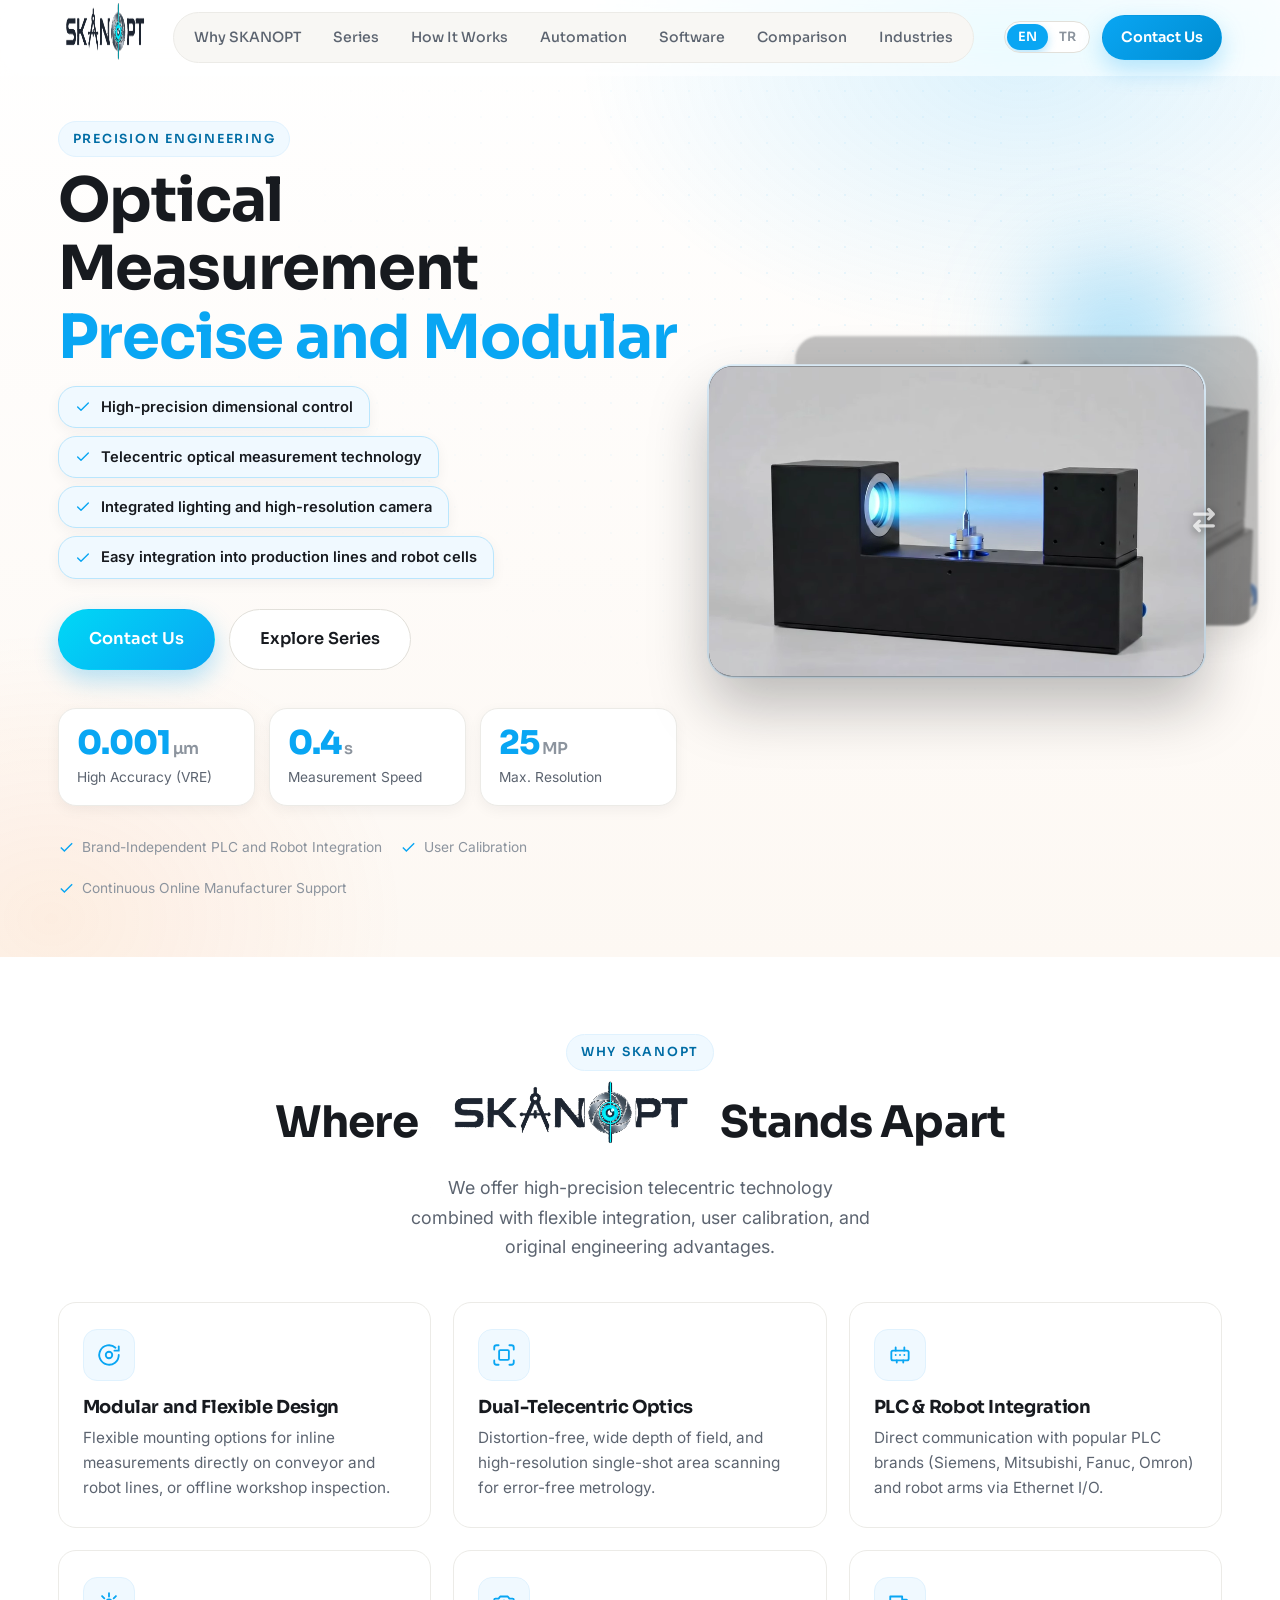
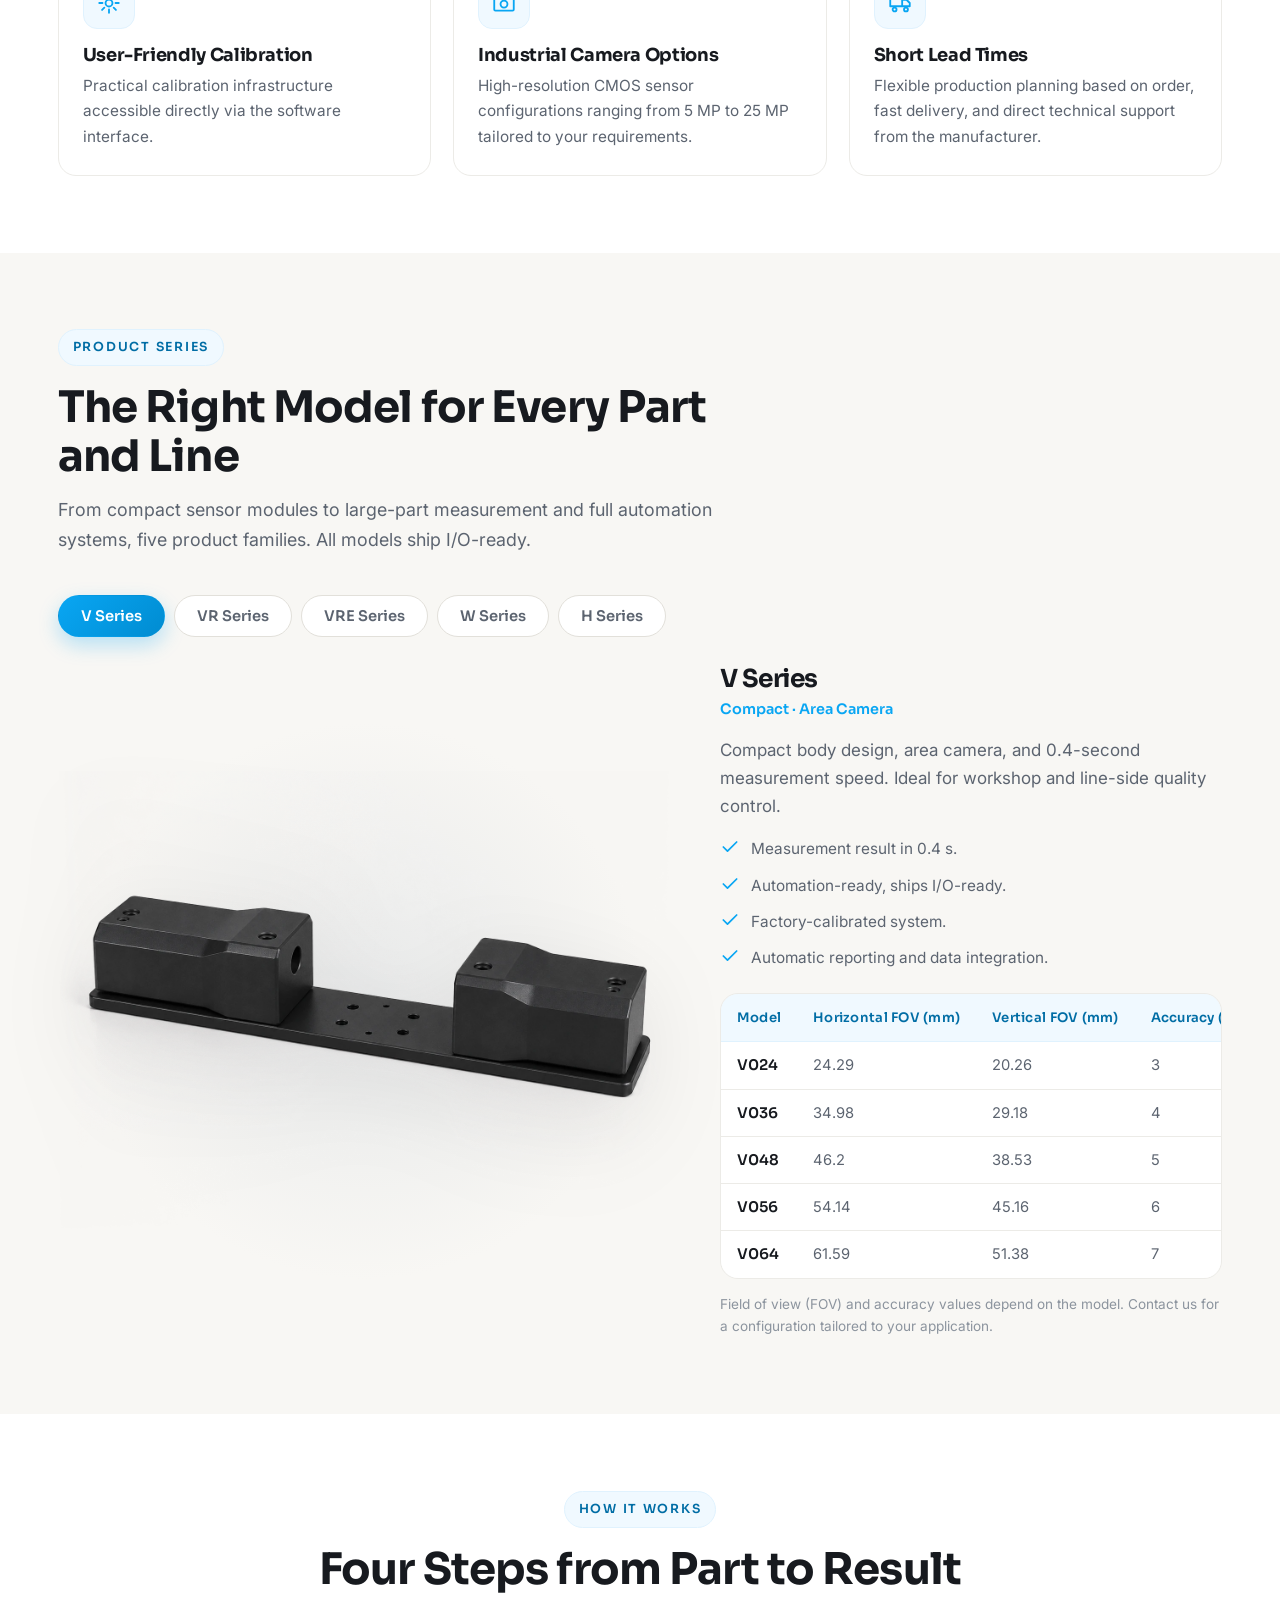
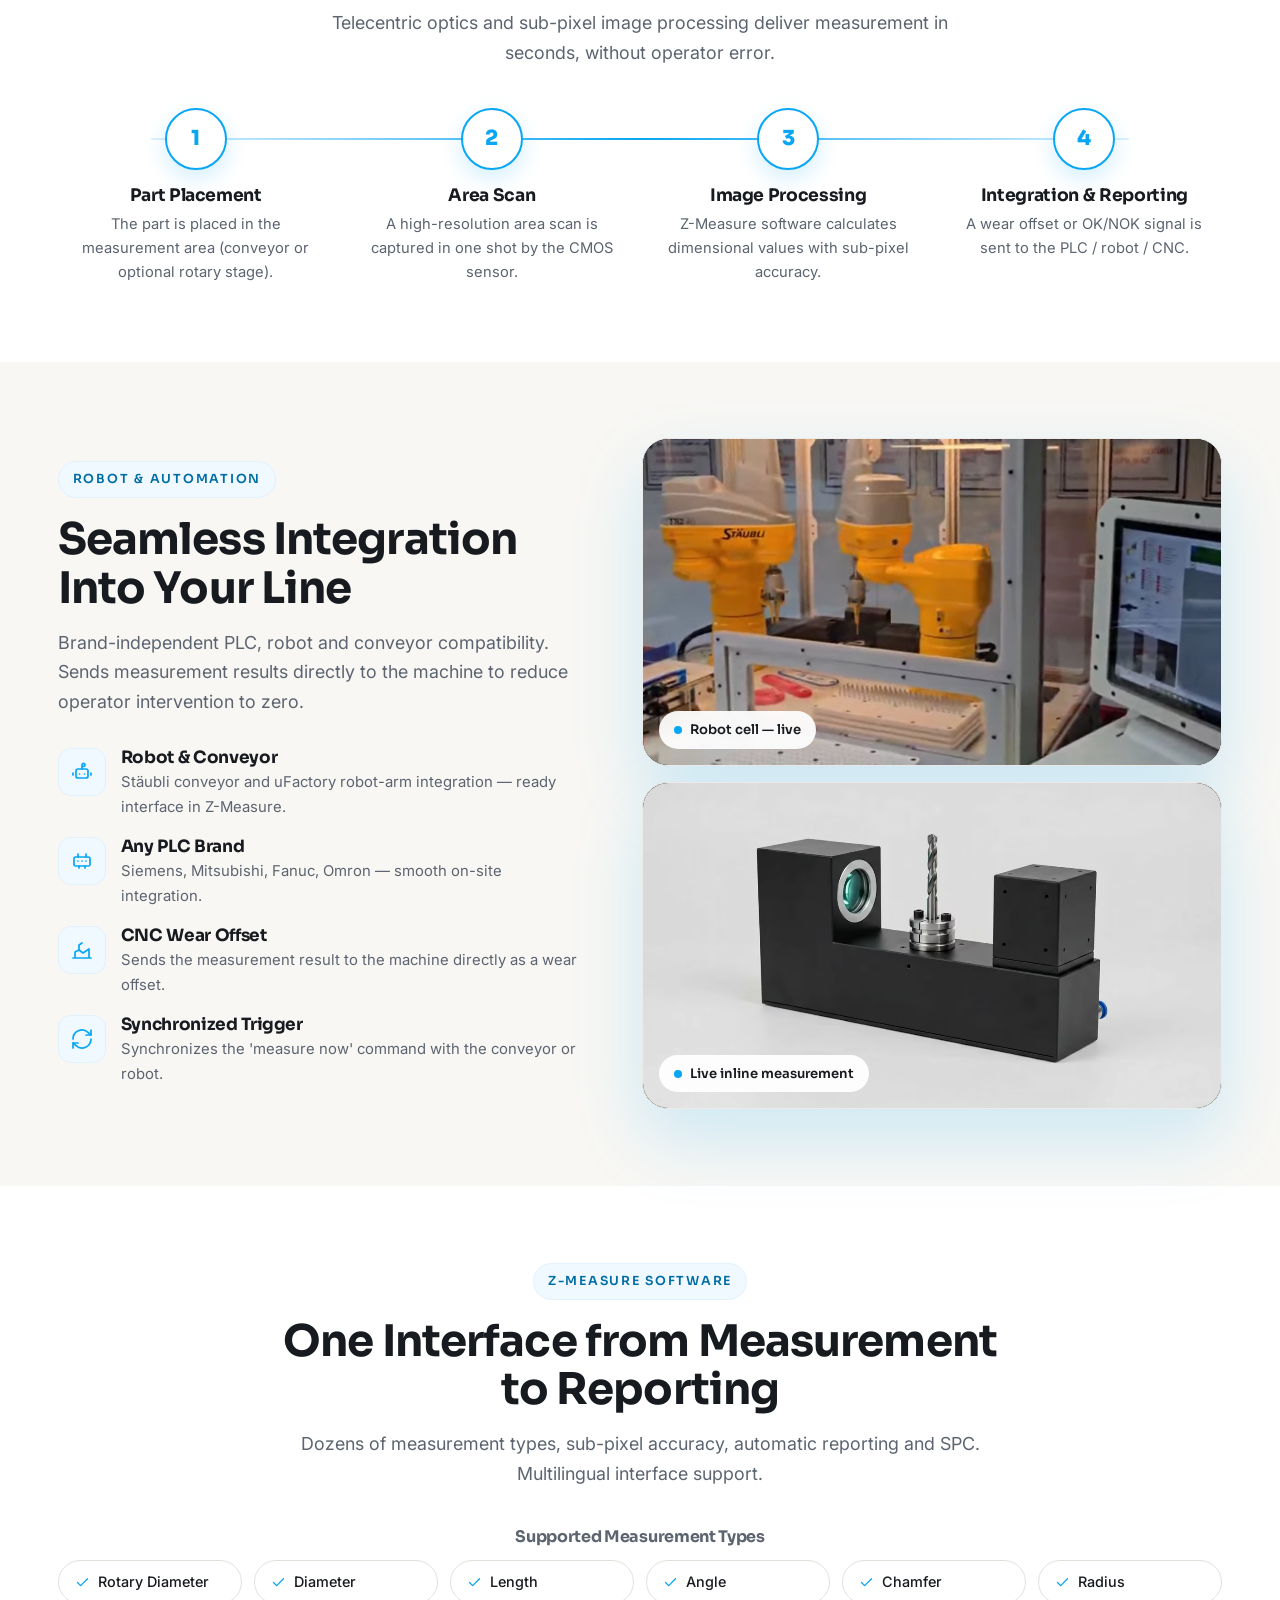
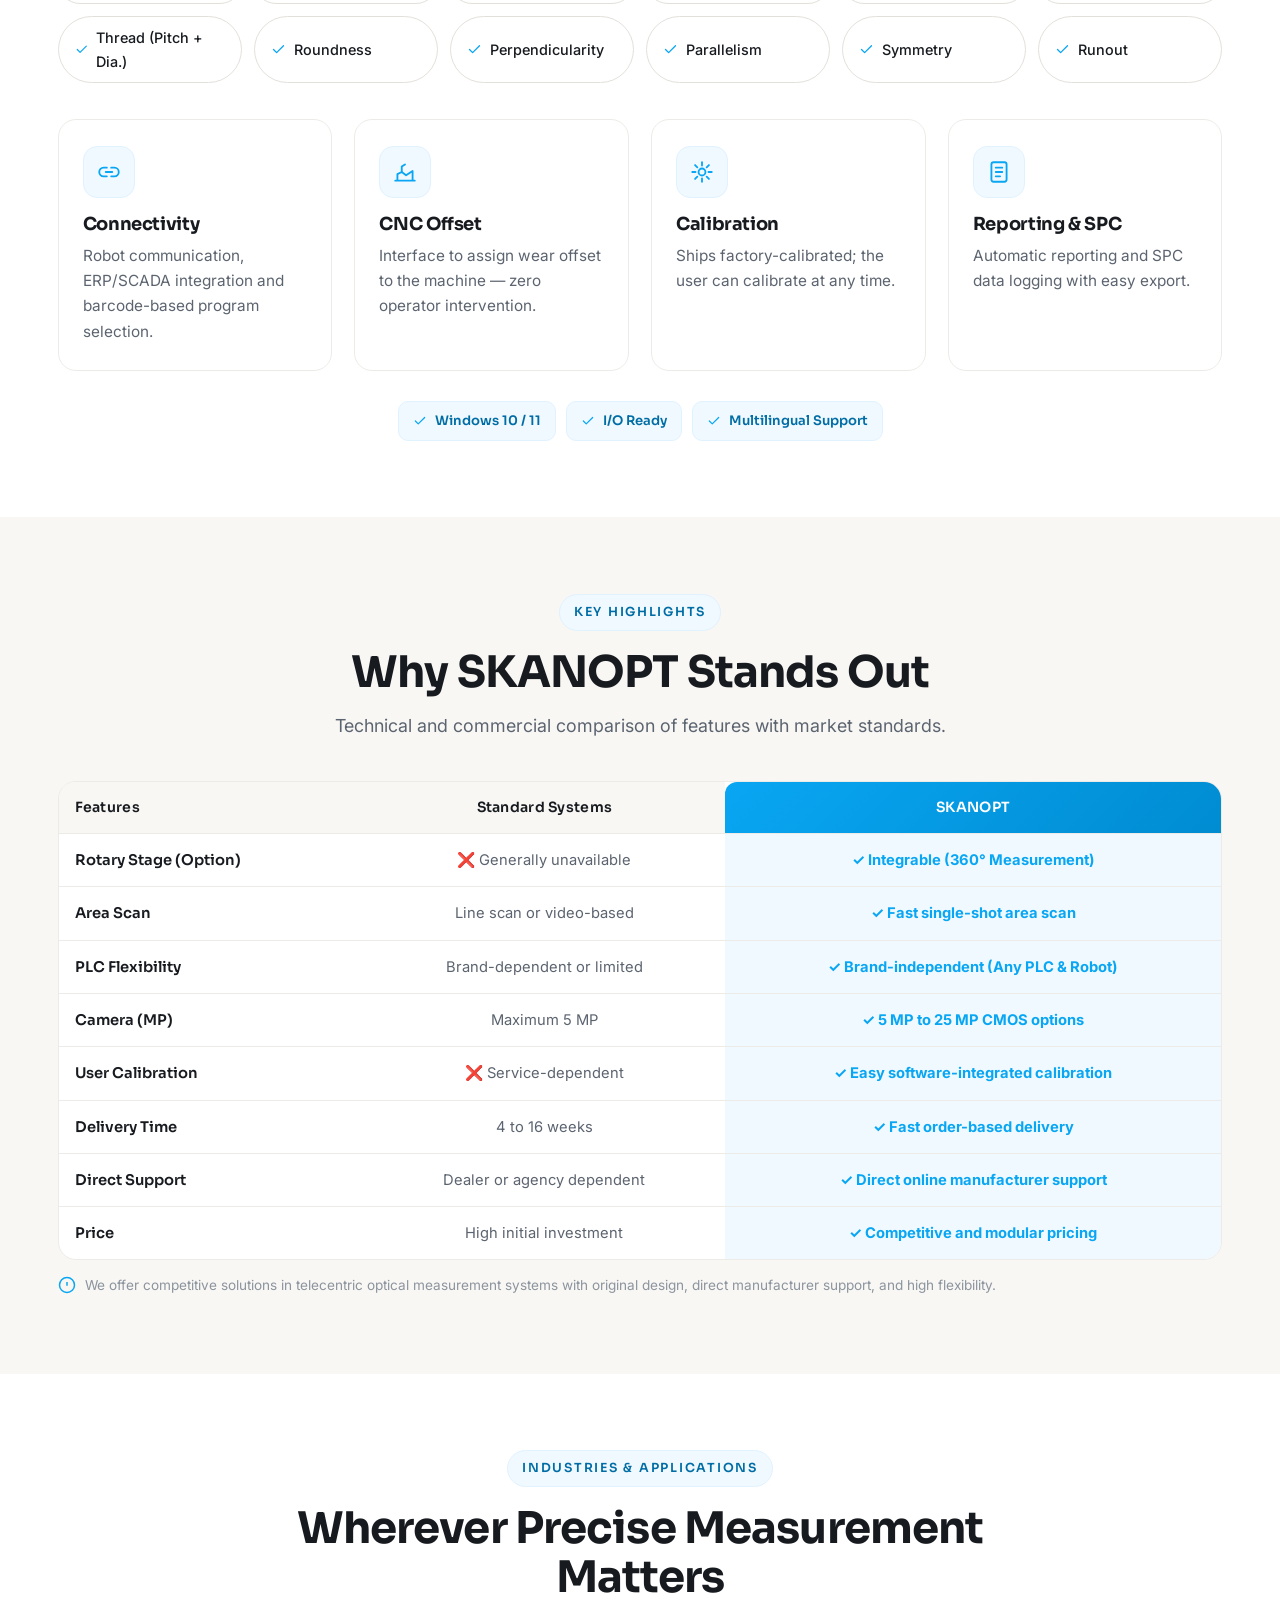
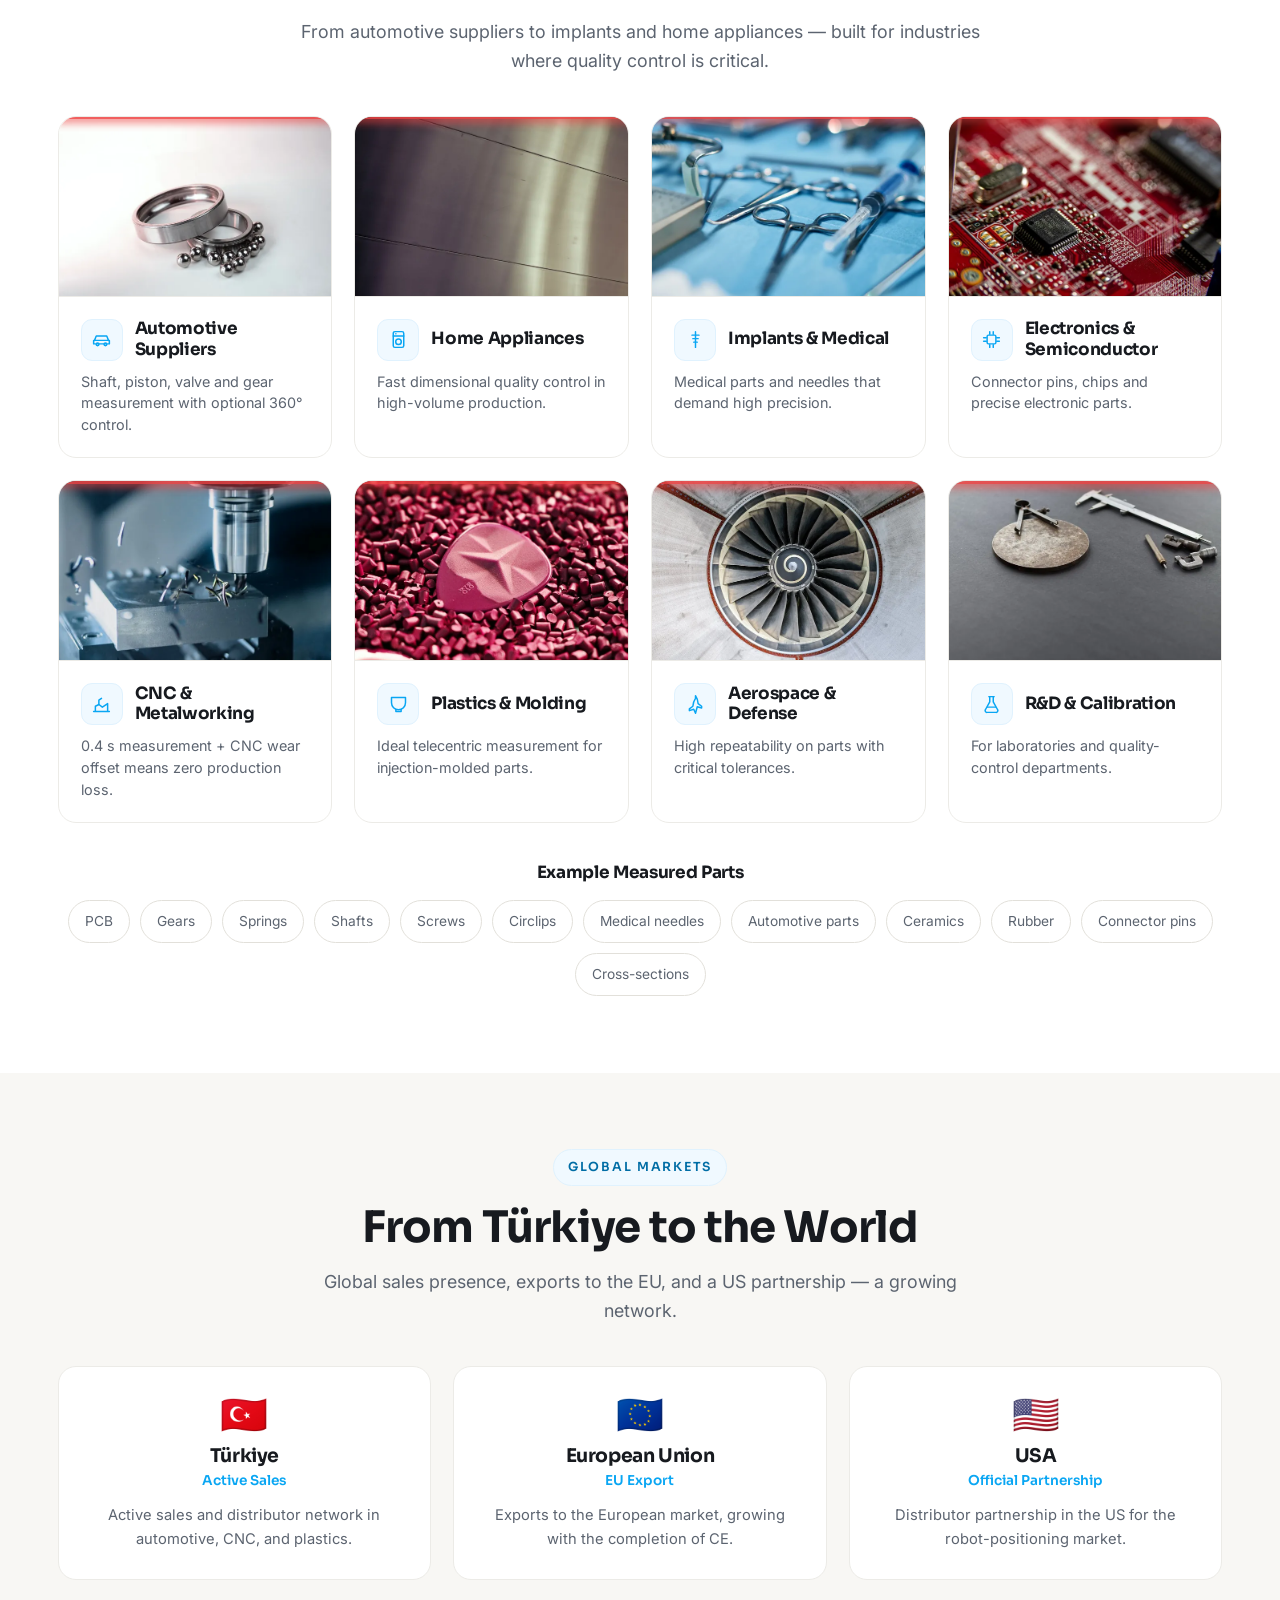
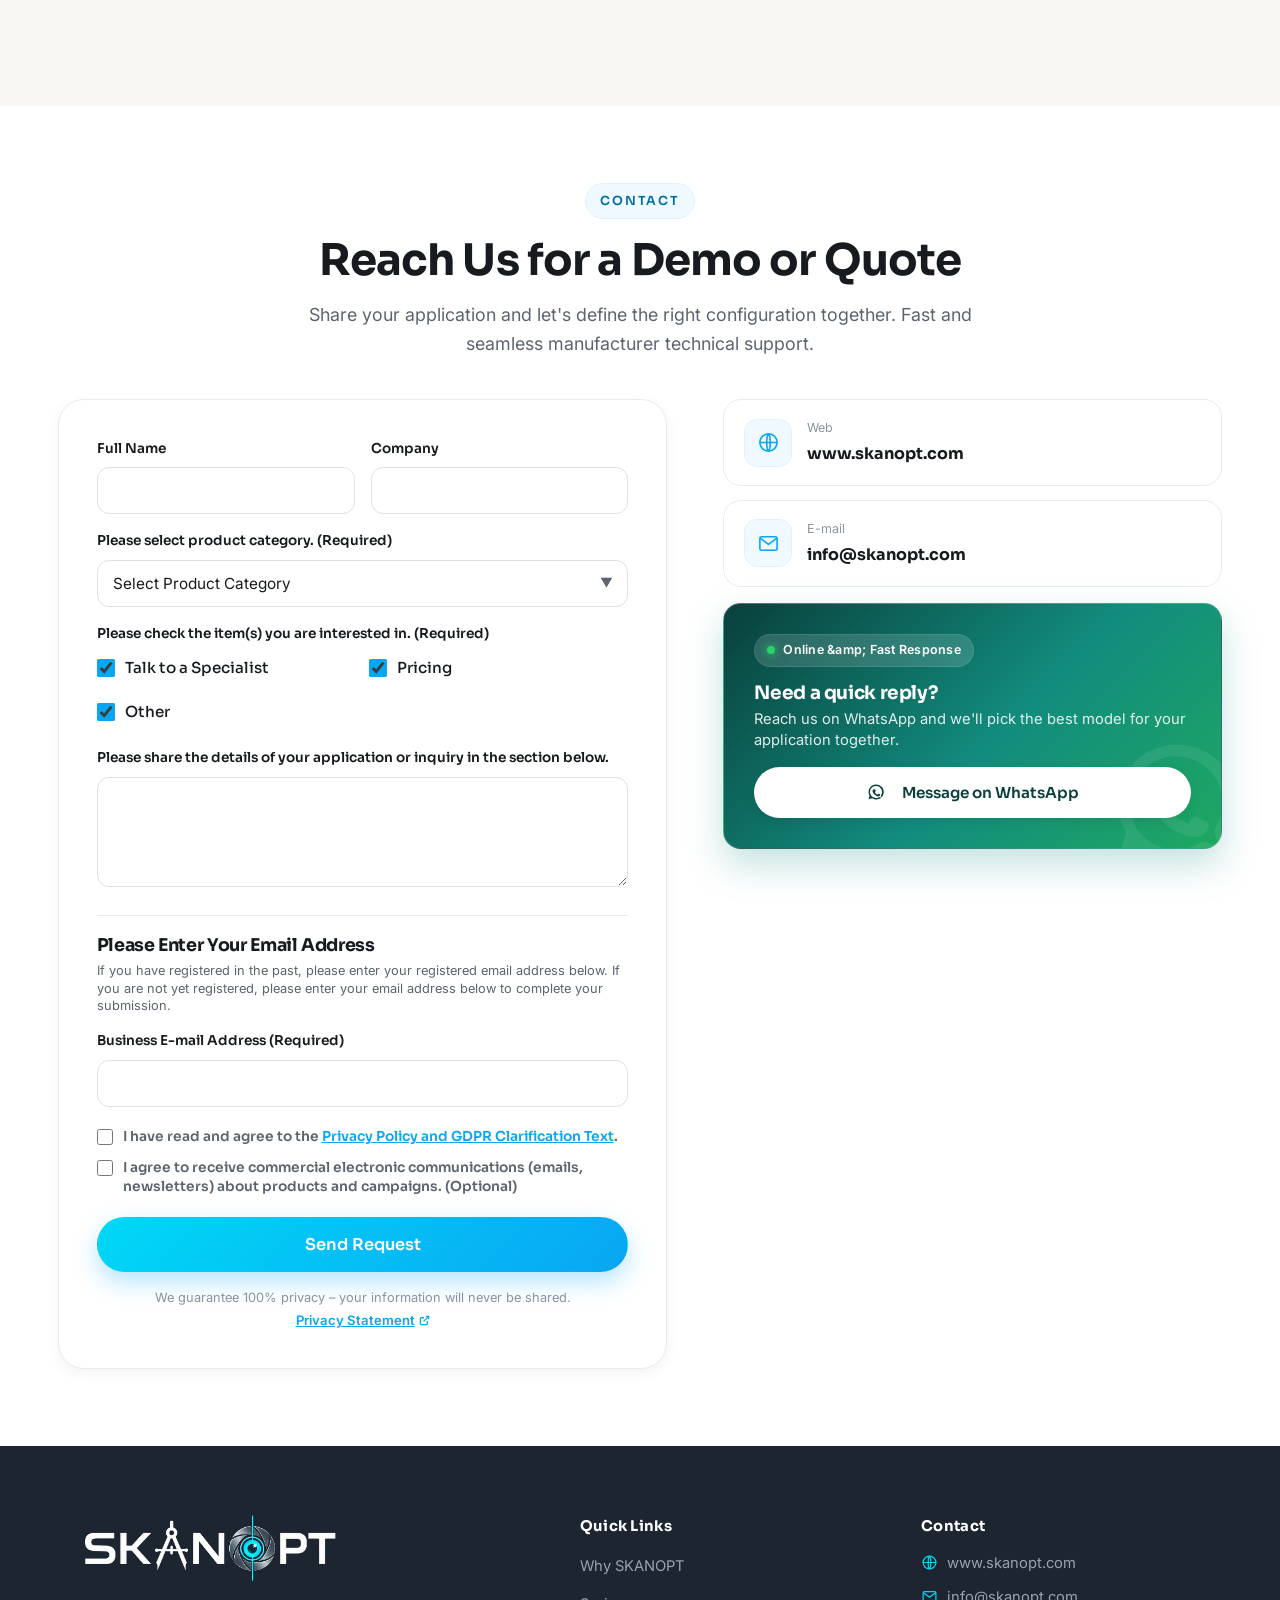
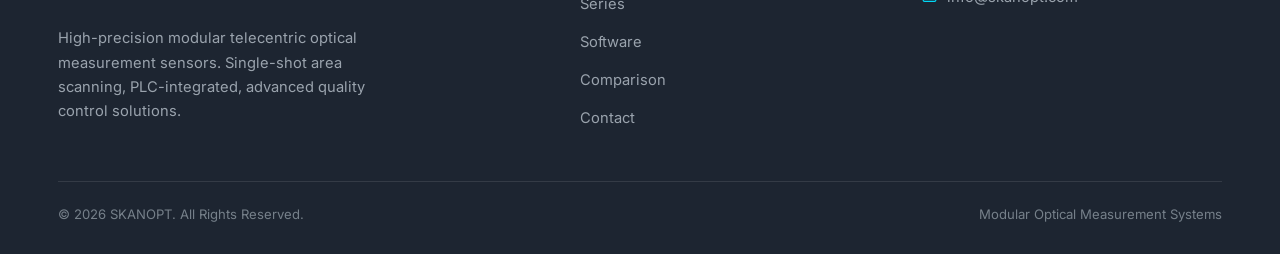
<file: index.html>
<!DOCTYPE html>
<html lang="en">
<head>
<meta charset="UTF-8">
<meta name="viewport" content="width=device-width, initial-scale=1">
<title data-i18n="meta.title">SKANOPT · Telecentric Optical Measurement Sensors | 2D & 3D Dimensional Inspection</title>
<meta name="description" data-i18n="meta.desc" content="SKANOPT modular telecentric 2D & 3D optical measurement sensors: high-resolution single-shot area scanning, brand-independent PLC and robot integration, user-defined calibration and short lead times.">
<meta name="theme-color" content="#f26a1b">
<meta name="robots" content="index,follow">

<!-- Open Graph / Twitter -->
<meta property="og:type" content="website">
<meta property="og:site_name" content="SKANOPT">
<meta property="og:title" content="SKANOPT · Telecentric Optical Measurement Sensors">
<meta property="og:description" content="Modular telecentric 2D & 3D optical measurement sensors for high-precision dimensional control.">
<meta property="og:image" content="assets/img/og-image.jpg">
<meta name="twitter:card" content="summary_large_image">
<link rel="canonical" href="https://www.skanopt.com/">
<link rel="alternate" hreflang="tr" href="https://www.skanopt.com/?lang=tr">
<link rel="alternate" hreflang="en" href="https://www.skanopt.com/">
<link rel="alternate" hreflang="x-default" href="https://www.skanopt.com/">

<!-- favicon -->
<link rel="icon" href="assets/img/favicon.svg" type="image/svg+xml">
<link rel="icon" href="assets/img/favicon-32.png" sizes="32x32" type="image/png">
<link rel="apple-touch-icon" href="assets/img/apple-touch-icon.png">

<!-- fonts -->
<link rel="preconnect" href="https://fonts.googleapis.com">
<link rel="preconnect" href="https://fonts.gstatic.com" crossorigin>
<link href="https://fonts.googleapis.com/css2?family=Inter:wght@400;500;600;700&family=Sora:wght@500;600;700;800&display=swap" rel="stylesheet">

<link rel="stylesheet" href="css/styles.css">

<!-- JSON-LD -->
<script type="application/ld+json">
{
  "@context":"https://schema.org",
  "@type":"Organization",
  "name":"SKANOPT",
  "description":"Precise and modular telecentric 2D & 3D optical dimensional measurement systems.",
  "url":"https://www.skanopt.com",
  "logo":"https://www.skanopt.com/assets/img/apple-touch-icon.png",
  "makesOffer":{"@type":"Product","name":"SKANOPT Optical Measurement System","category":"Optical Dimensional Measurement Device"}
}
</script>
</head>
<body>
<a href="#top" class="skip-link" data-i18n="a11y.skip">Skip to content</a>
<div class="scroll-progress" id="scrollProgress"></div>

<!-- ===================== HEADER ===================== -->
<header class="header" id="header">
  <div class="header__inner">
    <a href="#top" class="brand" aria-label="SKANOPT">
      <img src="assets/img/logo.png?v=3" alt="SKANOPT Logo" class="brand__img">
    </a>

    <nav class="nav" aria-label="Main menu">
      <a href="#neden" data-i18n="nav.why">Why SKANOPT</a>
      <a href="#seriler" data-i18n="nav.series">Series</a>
      <a href="#nasil" data-i18n="nav.how">How It Works</a>
      <a href="#otomasyon" data-i18n="nav.automation">Automation</a>
      <a href="#yazilim" data-i18n="nav.software">Software</a>
      <a href="#karsilastirma" data-i18n="nav.compare">Comparison</a>
      <a href="#sektorler" data-i18n="nav.sectors">Industries</a>
    </nav>

    <div class="header__actions">
      <div class="lang" role="group" aria-label="Language">
        <button data-lang="en" class="active">EN</button>
        <button data-lang="tr">TR</button>
      </div>
      <a href="#iletisim" class="btn btn-primary" data-i18n="cta.demo">Contact Us</a>
      <button class="burger" id="burger" aria-label="Menu" aria-expanded="false"><span></span></button>
    </div>
  </div>
</header>

<!-- mobil menü -->
<div class="mobile-nav" id="mobileNav">
  <div class="mobile-nav__lang">
    <div class="lang" role="group" aria-label="Language">
      <button data-lang="en" class="active">EN</button>
      <button data-lang="tr">TR</button>
    </div>
  </div>
  <a href="#neden" data-i18n="nav.why">Why SKANOPT</a>
  <a href="#seriler" data-i18n="nav.series">Series</a>
  <a href="#nasil" data-i18n="nav.how">How It Works</a>
  <a href="#otomasyon" data-i18n="nav.automation">Automation</a>
  <a href="#yazilim" data-i18n="nav.software">Software</a>
  <a href="#karsilastirma" data-i18n="nav.compare">Comparison</a>
  <a href="#sektorler" data-i18n="nav.sectors">Industries</a>
  <a href="#iletisim" data-i18n="nav.contact">Contact</a>
  <a href="#iletisim" class="btn btn-primary btn-block" data-i18n="cta.demo">Contact Us</a>
</div>

<main id="top">

<!-- ===================== HERO ===================== -->
<section class="hero">
  <div class="container hero__grid">
    <div class="hero__content">
      <span class="eyebrow" data-i18n="hero.badge">Precision Engineering</span>
      <h1 class="hero__title"><span data-i18n="hero.t1"></span><span class="text-brand" data-i18n="hero.t2"></span><span data-i18n="hero.t3"></span></h1>
      <div class="hero__sub-chips" id="heroSubChips"></div>

      <div class="hero__cta">
        <a href="#iletisim" class="btn btn-accent btn-lg" data-i18n="cta.demo">Contact Us</a>
        <a href="#seriler" class="btn btn-ghost btn-lg" data-i18n="cta.series">Explore Series</a>
      </div>

      <div class="hero__stats">
        <div class="stat"><div class="stat__num" data-count="0.001" data-decimals="3">0.001<span class="u">µm</span></div><div class="stat__label" data-i18n="hero.stat1">High Accuracy (VRE)</div></div>
        <div class="stat"><div class="stat__num" data-count="0.4" data-decimals="1">0.4<span class="u" data-i18n="hero.secUnit">s</span></div><div class="stat__label" data-i18n="hero.stat2">Measurement Speed</div></div>
        <div class="stat"><div class="stat__num" data-count="25">25<span class="u" data-i18n="hero.resolUnit">MP</span></div><div class="stat__label" data-i18n="hero.stat3">Max. Resolution</div></div>
      </div>

      <div class="hero__trust">
        <span class="tg"><svg viewBox="0 0 24 24" fill="none" stroke="currentColor" stroke-width="2"><path d="M20 6 9 17l-5-5"/></svg><span data-i18n="hero.trust1">Brand-Independent PLC and Robot Integration</span></span>
        <span class="tg"><svg viewBox="0 0 24 24" fill="none" stroke="currentColor" stroke-width="2"><path d="M20 6 9 17l-5-5"/></svg><span data-i18n="hero.trust2">User Calibration</span></span>
        <span class="tg"><svg viewBox="0 0 24 24" fill="none" stroke="currentColor" stroke-width="2"><path d="M20 6 9 17l-5-5"/></svg><span data-i18n="hero.trust3">Continuous Online Manufacturer Support</span></span>
      </div>
    </div>

    <div class="hero__media">
      <span class="glow" aria-hidden="true"></span>
      <div class="video-stack">
        <!-- Birinci Kart: Ölçüm Cihazı Gövdesi (Varsayılan olarak aktif/önde) -->
        <div class="video-card card-primary active" id="heroCard1" aria-label="SKANOPT Measurement System">
          <div class="video-card__frame">
            <video muted loop autoplay playsinline preload="metadata" poster="assets/img/product-poster.jpg?v=1">
              <source src="assets/video/product.mp4?v=1" type="video/mp4">
              <source src="assets/video/product.webm?v=1" type="video/webm">
            </video>
          </div>
        </div>
        
        <!-- İkinci Kart: Uygulama Matkap Ölçümü (Arka planda/ikincil) -->
        <div class="video-card card-secondary" id="heroCard2" aria-label="Drill Measurement Integration">
          <div class="video-card__frame">
            <video muted loop autoplay playsinline preload="metadata" poster="assets/img/automation-poster.jpg?v=3">
              <source src="assets/video/automation.mp4?v=3" type="video/mp4">
              <source src="assets/video/automation.webm?v=3" type="video/webm">
            </video>
          </div>
        </div>
        
        <!-- Döner Değiştirme Butonu (Dönmeli Ok) -->
        <button class="video-swap-btn" aria-label="Swap Videos" id="videoSwapBtn">
          <svg viewBox="0 0 24 24" fill="none" stroke="currentColor" stroke-width="2.8" stroke-linecap="round" stroke-linejoin="round">
            <path d="M20 17H4M4 17l4 4M4 17l4-4M4 7h16M20 7l-4 4M20 7l-4-4" />
          </svg>
        </button>
      </div>
    </div>
  </div>
</section>

<!-- ===================== NEDEN ===================== -->
<section class="section" id="neden">
  <div class="container">
    <div class="section__head center" data-reveal>
      <a href="fuardan%20firma%20bulma/lead_finder/index.html" target="_blank" class="eyebrow" data-i18n="why.eyebrow" style="text-decoration: none; cursor: pointer;">Why SKANOPT</a>
      <h2 class="section__title section__title--brand-logo" id="whyTitleContainer"></h2>
      <p class="section__sub" data-i18n="why.sub">We offer high-precision telecentric technology combined with flexible integration, user calibration, and original engineering advantages.</p>
    </div>
    <div class="grid grid-3" id="whyGrid" data-reveal></div>
  </div>
</section>

<!-- ===================== SERİLER ===================== -->
<section class="section section--soft" id="seriler">
  <div class="container">
    <div class="section__head" data-reveal>
      <span class="eyebrow" data-i18n="series.eyebrow">Product Series</span>
      <h2 class="section__title" data-i18n="series.title">The Right Model for Every Part and Line</h2>
      <p class="section__sub" data-i18n="series.sub">From compact sensor modules to large-part measurement and full automation systems, five product families. All models ship I/O-ready.</p>
    </div>
    <div class="tabs" id="seriesTabs" role="tablist" data-reveal></div>
    <div id="seriesPanels" data-reveal></div>
  </div>
</section>

<!-- ===================== NASIL ÇALIŞIR ===================== -->
<section class="section" id="nasil">
  <div class="container">
    <div class="section__head center" data-reveal>
      <span class="eyebrow" data-i18n="how.eyebrow">How It Works</span>
      <h2 class="section__title" data-i18n="how.title">Four Steps from Part to Result</h2>
      <p class="section__sub" data-i18n="how.sub">Telecentric optics and sub-pixel image processing deliver measurement in seconds, without operator error.</p>
    </div>
    <div class="steps" id="stepsGrid" data-reveal></div>
  </div>
</section>

<!-- ===================== OTOMASYON ===================== -->
<section class="section section--soft" id="otomasyon">
  <div class="container auto__grid">
    <div data-reveal>
      <span class="eyebrow" data-i18n="auto.eyebrow">Robot &amp; Automation</span>
      <h2 class="section__title" data-i18n="auto.title">Seamless Integration Into Your Line</h2>
      <p class="section__sub" data-i18n="auto.sub">Brand-independent PLC, robot and conveyor compatibility. Sends measurement results directly to the machine to reduce operator intervention to zero.</p>
      <div class="auto__points" id="autoPoints"></div>
    </div>
    <div data-reveal style="display:grid;gap:16px">
      <div class="video-frame">
        <video id="autoVideo" poster="assets/img/cell-poster.jpg" muted loop autoplay playsinline preload="metadata">
          <source src="assets/video/cell.webm" type="video/webm">
          <source src="assets/video/cell.mp4" type="video/mp4">
        </video>
        <div class="tag"><span class="live"></span><span data-i18n="auto.videoTag2">Robot cell — live</span></div>
      </div>
      <div class="video-frame">
        <video muted loop autoplay playsinline preload="metadata">
          <source src="assets/video/automation.mp4?v=3" type="video/mp4">
          <source src="assets/video/automation.webm?v=3" type="video/webm">
        </video>
        <div class="tag"><span class="live"></span><span data-i18n="auto.videoTag">Live inline measurement</span></div>
      </div>
    </div>
  </div>
</section>

<!-- ===================== YAZILIM ===================== -->
<section class="section" id="yazilim">
  <div class="container">
    <div class="section__head center" data-reveal>
      <span class="eyebrow" data-i18n="sw.eyebrow">Z-Measure Software</span>
      <h2 class="section__title" data-i18n="sw.title">One interface from measurement to reporting</h2>
      <p class="section__sub" data-i18n="sw.sub">Dozens of measurement types, sub-pixel accuracy, automatic reporting and SPC.
Multilingual interface support.</p>
    </div>
    <h3 class="apps" style="text-align:center;font-size:1rem;color:var(--ink-soft);margin-bottom:14px" data-i18n="sw.measHead" data-reveal>Supported Measurement Types</h3>
    <div class="chips" style="justify-content:center" id="measChips" data-reveal></div>
    <div class="grid grid-4" id="swCards" data-reveal></div>
    <div class="badges" style="justify-content:center" id="swBadges" data-reveal></div>
  </div>
</section>

<!-- ===================== KARŞILAŞTIRMA ===================== -->
<section class="section section--soft" id="karsilastirma">
  <div class="container">
    <div class="section__head center" data-reveal>
      <span class="eyebrow" data-i18n="cmp.eyebrow">Key Highlights</span>
      <h2 class="section__title" data-i18n="cmp.title">Why SKANOPT stands out</h2>
      <p class="section__sub" data-i18n="cmp.sub">Technical and commercial comparison of features with market standards.</p>
    </div>
    <div class="compare-wrap" data-reveal>
      <table class="compare" id="compareTable"></table>
    </div>
    <p class="compare-note" data-reveal>
      <svg viewBox="0 0 24 24" fill="none" stroke="currentColor" stroke-width="2"><circle cx="12" cy="12" r="10"/><path d="M12 8v5M12 16h.01"/></svg>
      <span data-i18n="cmp.note">We offer competitive solutions in telecentric optical measurement systems with original design, direct manufacturer support, and high flexibility.</span>
    </p>
  </div>
</section>

<!-- ===================== SEKTÖRLER ===================== -->
<section class="section" id="sektorler">
  <div class="container">
    <div class="section__head center" data-reveal>
      <span class="eyebrow" data-i18n="sec.eyebrow">Industries &amp; Applications</span>
      <h2 class="section__title" data-i18n="sec.title">Wherever precise measurement matters</h2>
      <p class="section__sub" data-i18n="sec.sub">From automotive suppliers to implants and home appliances — built for industries where quality control is critical.</p>
    </div>
    <div class="grid grid-4" id="sectorGrid" data-reveal></div>
    <div class="apps" data-reveal>
      <h3 data-i18n="sec.appsHead">Example measured parts</h3>
      <div class="apps__strip" id="appsStrip"></div>
    </div>
  </div>
</section>

<!-- ===================== REFERANSLAR ===================== -->
<section class="section section--soft" id="referanslar">
  <div class="container">
    <div class="section__head center" data-reveal>
      <span class="eyebrow" data-i18n="ref.eyebrow">Global Markets</span>
      <h2 class="section__title" data-i18n="ref.title">From Türkiye to the world</h2>
      <p class="section__sub" data-i18n="ref.sub">Global sales presence, exports to the EU, and a US partnership — a growing network.</p>
    </div>
    <div class="refs" id="refsGrid" data-reveal></div>
    <p class="ref-note" data-i18n="ref.note" data-reveal>CE certification is in progress. Distributor and reference details are shared on request.</p>
  </div>
</section>

<!-- ===================== İLETİŞİM ===================== -->
<section class="section" id="iletisim">
  <div class="container">
    <div class="section__head center" data-reveal>
      <span class="eyebrow" data-i18n="contact.eyebrow">Contact</span>
      <h2 class="section__title" data-i18n="contact.title">Reach us for a demo or quote</h2>
      <p class="section__sub" data-i18n="contact.sub">Share your application and let's define the right configuration together. Fast and seamless manufacturer technical support.</p>
    </div>

    <div class="contact__grid">
      <form class="form" id="contactForm" data-reveal novalidate>
        <div class="form__row">
          <div class="field"><label for="f-name" data-i18n="contact.name">Full Name</label><input id="f-name" name="name" type="text" required></div>
          <div class="field"><label for="f-company" data-i18n="contact.company">Company</label><input id="f-company" name="company" type="text"></div>
        </div>

        <div class="field">
          <label for="f-category" data-i18n="contact.categoryLabel">Please select product category. (required)</label>
          <div class="select-wrapper" style="position:relative;">
            <select id="f-category" name="category" required style="width:100%;padding:13px 15px;border:1.5px solid var(--line-2);border-radius:var(--radius-sm);font-family:inherit;font-size:.96rem;color:var(--ink);background:#fff;transition:.2s;-webkit-appearance:none;-moz-appearance:none;appearance:none;cursor:pointer;">
              <option value="" disabled selected data-i18n="contact.selectCategory">select product category</option>
              <option value="V Series" data-i18n="contact.catV">V Series (Compact · Area Scan)</option>
              <option value="VR Series" data-i18n="contact.catVR">VR Series (Rotary Stage)</option>
              <option value="VRE Series" data-i18n="contact.catVRE">VRE Series (High Precision / Long Parts)</option>
              <option value="W Series" data-i18n="contact.catW">W Series (Large Parts / Line Scan)</option>
              <option value="H Series" data-i18n="contact.catH">H Series (Full Automation)</option>
              <option value="Other" data-i18n="contact.catOther">Other / General Inquiry</option>
            </select>
            <span class="select-arrow" style="position:absolute;right:15px;top:50%;transform:translateY(-50%);pointer-events:none;color:var(--ink-soft);font-size:0.8rem;">▼</span>
          </div>
        </div>

        <div class="field">
          <label data-i18n="contact.interestsLabel" style="display:block;font-family:var(--f-head);font-weight:600;font-size:.85rem;margin-bottom:10px;color:var(--ink)">Please check the item(s) you are interested in. (required)</label>
          <div class="interests-grid" style="display:grid;grid-template-columns:repeat(auto-fit, minmax(180px, 1fr));gap:12px;margin-bottom:16px;">
            <label class="chk-container" style="display:flex;align-items:center;gap:10px;font-size:0.95rem;cursor:pointer;user-select:none;font-weight:500;">
              <input type="checkbox" name="interest" value="Talk to a Specialist" checked style="width:18px;height:18px;accent-color:var(--brand);cursor:pointer;">
              <span data-i18n="contact.interestTalk">Talk to a Specialist</span>
            </label>
            <label class="chk-container" style="display:flex;align-items:center;gap:10px;font-size:0.95rem;cursor:pointer;user-select:none;font-weight:500;">
              <input type="checkbox" name="interest" value="Pricing" checked style="width:18px;height:18px;accent-color:var(--brand);cursor:pointer;">
              <span data-i18n="contact.interestPricing">Pricing</span>
            </label>
            <label class="chk-container" style="display:flex;align-items:center;gap:10px;font-size:0.95rem;cursor:pointer;user-select:none;font-weight:500;">
              <input type="checkbox" name="interest" value="Other" checked style="width:18px;height:18px;accent-color:var(--brand);cursor:pointer;">
              <span data-i18n="contact.interestOther">Other</span>
            </label>
          </div>
        </div>

        <div class="field">
          <label for="f-msg" data-i18n="contact.messageLabel">Please share the details of your application or inquiry in the section below.</label>
          <textarea id="f-msg" name="message" required></textarea>
        </div>

        <div class="email-section-header" style="margin-top:20px;border-top:1px solid var(--line);padding-top:20px;margin-bottom:15px;">
          <h4 data-i18n="contact.emailTitle" style="font-family:var(--f-head);font-size:1.1rem;margin-bottom:6px;color:var(--ink)">Please Enter Your Email Address</h4>
          <p data-i18n="contact.emailSub" style="font-size:0.8rem;color:var(--ink-soft);line-height:1.4;">If you have registered in the past, please enter your registered email address below. If you are not yet registered, please enter your email address below to complete your submission.</p>
        </div>

        <div class="field">
          <label for="f-email" data-i18n="contact.emailLabel">Business E-mail Address (required)</label>
          <input id="f-email" name="email" type="email" required>
        </div>

        <div class="field" style="margin-top:20px;margin-bottom:20px;">
          <label class="chk-container" style="display:flex;align-items:flex-start;gap:10px;font-size:0.86rem;cursor:pointer;user-select:none;line-height:1.4;margin-bottom:12px;color:var(--ink-soft);">
            <input type="checkbox" id="chk-kvkk" name="consent_kvkk" required style="width:16px;height:16px;margin-top:2px;accent-color:var(--brand);cursor:pointer;flex:none;">
            <span>
              <span data-i18n="contact.kvkkPre">I have read and agree to the </span>
              <a href="#" id="kvkkTrigger" style="color:var(--brand);font-weight:600;text-decoration:underline;" data-i18n="contact.kvkkLink">Privacy Policy and KVKK Clarification Text</a>.
            </span>
          </label>
          <label class="chk-container" style="display:flex;align-items:flex-start;gap:10px;font-size:0.86rem;cursor:pointer;user-select:none;line-height:1.4;color:var(--ink-soft);">
            <input type="checkbox" id="chk-marketing" name="consent_marketing" style="width:16px;height:16px;margin-top:2px;accent-color:var(--brand);cursor:pointer;flex:none;">
            <span data-i18n="contact.marketingConsent">I agree to receive commercial electronic communications (emails, newsletters) about products and campaigns.</span>
          </label>
        </div>

        <button type="submit" class="btn btn-accent btn-lg btn-block" data-i18n="contact.submit">Send Request</button>
        <p class="form__note" style="margin-top:16px;line-height:1.5;text-align:center;">
          <span data-i18n="contact.privacyNote">We guarantee 100% privacy – your information will never be shared.</span>
          <br>
          <a href="privacy.html" target="_blank" style="color:var(--brand);font-weight:600;text-decoration:underline;display:inline-flex;align-items:center;gap:4px;margin-top:4px;font-size:0.82rem;">
            <span data-i18n="contact.privacyLink">Privacy Statement</span>
            <svg viewBox="0 0 24 24" fill="none" stroke="currentColor" stroke-width="2.8" style="width:11px;height:11px;vertical-align:middle;"><path d="M18 13v6a2 2 0 0 1-2 2H5a2 2 0 0 1-2-2V8a2 2 0 0 1 2-2h6M15 3h6v6M10 14 21 3"/></svg>
          </a>
        </p>
        <div class="form__msg" id="formMsg" role="status"></div>
      </form>

      <div>
        <div class="contact__methods" id="contactMethods"></div>
        <div class="contact__cta">
          <div class="contact__cta-badge">
            <span class="contact__cta-dot"></span>
            <span data-i18n="contact.mWaStatus">Online &amp; Fast Response</span>
          </div>
          <h3 data-i18n="contact.ctaTitle">Need a quick reply?</h3>
          <p data-i18n="contact.ctaText">Reach us on WhatsApp and we'll pick the best model for your application together.</p>
          <a href="#" id="waCta" class="btn btn-block" data-i18n="contact.ctaBtn">Message on WhatsApp</a>
        </div>
      </div>
    </div>
  </div>
</section>

</main>

<!-- ===================== FOOTER ===================== -->
<footer class="footer">
  <div class="container">
    <div class="footer__grid">
      <div>
        <div class="brand">
          <img src="assets/img/logo-light.png?v=3" alt="SKANOPT Logo" class="brand__img">
        </div>
        <p class="footer__about" data-i18n="footer.about">High-precision modular telecentric
optical measurement sensors. Single-shot area scanning, PLC-integrated, advanced quality control solutions.</p>
      </div>
      <div>
        <h4 data-i18n="footer.quick">Quick Links</h4>
        <ul class="footer__links">
          <li><a href="#neden" data-i18n="nav.why">Why SKANOPT</a></li>
          <li><a href="#seriler" data-i18n="nav.series">Series</a></li>
          <li><a href="#yazilim" data-i18n="nav.software">Software</a></li>
          <li><a href="#karsilastirma" data-i18n="nav.compare">Comparison</a></li>
          <li><a href="#iletisim" data-i18n="nav.contact">Contact</a></li>
        </ul>
      </div>
      <div>
        <h4 data-i18n="footer.contactH">Contact</h4>
        <ul class="footer__contact" id="footerContact"></ul>
      </div>
    </div>
    <div class="footer__bottom">
      <span>© <span id="year"></span> SKANOPT. <span data-i18n="footer.rights">All rights reserved.</span></span>
      <span data-i18n="footer.disclaimer">Modular Optical Measurement Systems</span>
    </div>
  </div>
</footer>

<!-- KVKK Modal -->
<div id="kvkkModal" class="modal" aria-hidden="true">
  <div class="modal__overlay" id="kvkkOverlay"></div>
  <div class="modal__container" role="dialog" aria-labelledby="kvkkTitle">
    <div class="modal__header">
      <h2 id="kvkkTitle" class="modal__title">KVKK &amp; Gizlilik Politikası</h2>
      <button class="modal__close" id="kvkkClose" aria-label="Close modal">&times;</button>
    </div>
    <div class="modal__body" id="kvkkModalBody"></div>
  </div>
</div>

<script src="js/config.js"></script>
<script src="js/i18n.js"></script>
<script src="js/main.js"></script>
</body>
</html>
</file>
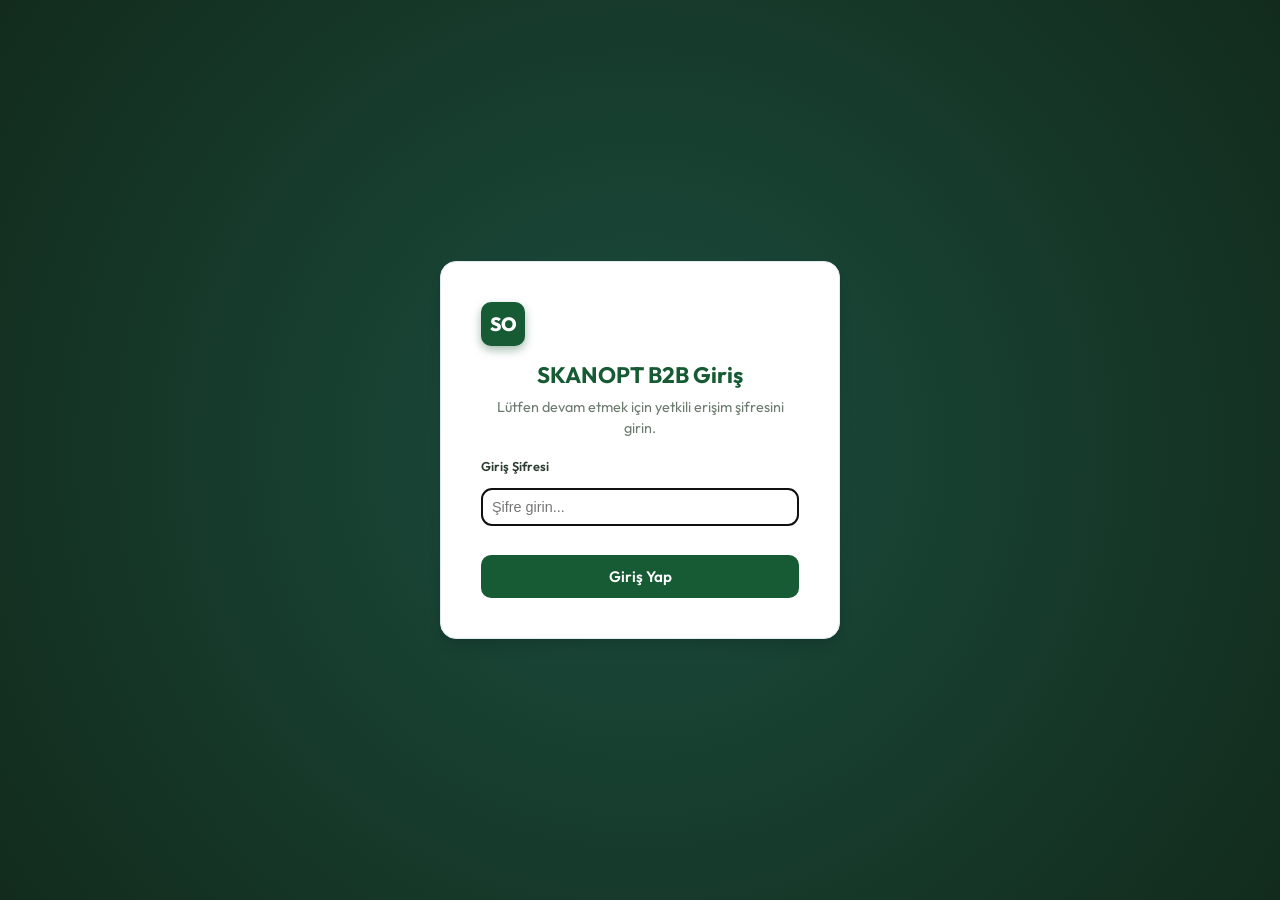
<file: fuardan firma bulma/lead_finder/index.html>
<!DOCTYPE html>
<html lang="tr">
<head>
    <meta charset="UTF-8">
    <meta name="viewport" content="width=device-width, initial-scale=1.0">
    <title>SKANOPT | B2B Fuar Firma Portalı</title>
    <link rel="preconnect" href="https://fonts.googleapis.com">
    <link rel="preconnect" href="https://fonts.gstatic.com" crossorigin>
    <link href="https://fonts.googleapis.com/css2?family=Outfit:wght@300;400;500;600;700;800&display=swap" rel="stylesheet">
    <link rel="stylesheet" href="style.css?v=1.4">
</head>
<body>
    <!-- Login Overlay -->
    <div id="login-overlay" class="login-overlay" style="display: none;">
        <div class="login-card">
            <div class="logo-circle">SO</div>
            <h2>SKANOPT B2B Giriş</h2>
            <p>Lütfen devam etmek için yetkili erişim şifresini girin.</p>
            <div class="form-group" style="margin-top: 20px; text-align: left;">
                <label for="login-password" style="font-size: 0.8rem; font-weight:600; margin-bottom: 6px; display:block;">Giriş Şifresi</label>
                <input type="password" id="login-password" style="width:100%; padding:10px; border:1px solid #E2E8F0; border-radius:10px; font-size:0.9rem;" placeholder="Şifre girin...">
                <span id="login-error" class="login-error"></span>
            </div>
            <button id="btn-login" class="btn btn-primary" style="width: 100%; margin-top: 10px;">Giriş Yap</button>
        </div>
    </div>

    <div class="app-container">
        <!-- Sidebar Filters -->
        <aside class="sidebar">
            <div class="brand">
                <div class="logo-circle">SO</div>
                <div class="brand-text">
                    <h1>SKANOPT</h1>
                    <span>B2B CRM PORTALI</span>
                </div>
            </div>
            
            <div class="filter-section">
                <h2>Arama & Filtreleme</h2>
                
                <div class="input-group">
                    <label for="search-input">Firma / Web Sitesi Ara</label>
                    <input type="text" id="search-input" placeholder="Firma adı veya web adresi yazın...">
                </div>

                <div class="input-group">
                    <label for="country-filter">Ülke Seçin</label>
                    <select id="country-filter">
                        <option value="all">Tümü (Tüm Ülkeler)</option>
                        <!-- Dynamically populated via JS -->
                    </select>
                </div>

                <div class="input-group">
                    <label for="priority-filter">Öncelik Derecesi</label>
                    <select id="priority-filter">
                        <option value="all">Tümü (Tüm Öncelikler)</option>
                        <option value="Yüksek Öncelik">Yüksek Öncelik (⭐⭐⭐)</option>
                        <option value="Orta Öncelik">Orta Öncelik (⭐⭐)</option>
                        <option value="Düşük Öncelik">Düşük Öncelik (⭐)</option>
                        <option value="Sistem Entegratörü">Sistem Entegratörü (🤖 Partner)</option>
                    </select>
                </div>                <div class="input-group">
                    <label for="type-filter">Firma Tipi (Üretici / Aracı)</label>
                    <select id="type-filter">
                        <option value="all">Tümü (Tüm Tipler)</option>
                        <option value="manufacturer">Üretici (🏭)</option>
                        <option value="trader">Tedarikçi/Distribütör (🤝)</option>
                    </select>
                </div>

                <div class="input-group">
                    <label for="sort-select">Sıralama Kriteri</label>
                    <select id="sort-select">
                        <option value="priority">Satış Önceliği (Öncelikli -> Düşük)</option>
                        <option value="name-asc">Firma İsmi (A -> Z)</option>
                        <option value="name-desc">Firma İsmi (Z -> A)</option>
                        <option value="country">Ülke Adı (A -> Z)</option>
                        <option value="country-desc">Ülke Adı (Z -> A)</option>
                        <option value="sector-asc">Sektör (A -> Z)</option>
                        <option value="sector-desc">Sektör (Z -> A)</option>
                    </select>
                </div>

                <div class="input-group">
                    <label for="sector-filter">Sektör Seçin</label>
                    <select id="sector-filter">
                        <option value="all">Tümü (Tüm Sektörler)</option>
                    </select>
                </div>

                <div class="input-group">
                    <label for="fair-filter">Fuar Seçin</label>
                    <select id="fair-filter">
                        <option value="all">Tümü (Tüm Fuarlar)</option>
                    </select>
                </div>
            </div>

            <div class="action-section">
                <h2>Veri İşlemleri</h2>
                <button id="btn-save-disk" class="btn btn-secondary">
                    <i>💾</i> Değişiklikleri Kaydet (JSON)
                </button>
                <button id="btn-export-excel" class="btn btn-primary">
                    <i>💚</i> Seçilenleri Excel'e Aktar
                </button>
                <div class="excel-path-note">
                    <strong>Hedef Excel:</strong> Robotsepeti_Tum_Fuar_Listesi_BirlestikOtomatik.xlsx
                </div>
            </div>
            
            <div class="footer-note">
                SKANOPT B2B Prospecting Tool v1.2
            </div>
        </aside>

        <!-- Main Content Area -->
        <main class="main-content">
            <!-- Top Stats Banner -->
            <header class="top-bar">
                <div class="page-title">
                    <h2>SKANOPT B2B Fuar Katılımcı Analizi</h2>
                    <p>Fuar veri tabanlarından filtrelenen potansiyel B2B müşterileri</p>
                </div>
                <div class="stats-container">
                    <div class="stat-card">
                        <span class="stat-num" id="stat-total">0</span>
                        <span class="stat-lbl">Toplam Aday</span>
                    </div>
                    <div class="stat-card highlight">
                        <span class="stat-num" id="stat-high-priority">0</span>
                        <span class="stat-lbl">Yüksek Öncelikli</span>
                    </div>
                    <div class="stat-card">
                        <span class="stat-num" id="stat-selected">0</span>
                        <span class="stat-lbl">Seçilen / Onaylanan</span>
                    </div>
                </div>
            </header>

            <!-- Active Filters Info & Table Control -->
            <div class="table-controls">
                <div class="selection-info">
                    <input type="checkbox" id="select-all-leads">
                    <label for="select-all-leads">Tümünü Seç / Seçimi Kaldır</label>
                </div>
                <div class="action-buttons">
                    <button id="btn-add-lead" class="btn btn-add"><i>➕</i> Yeni Firma Ekle</button>
                </div>
            </div>

            <!-- Leads List Table Grid -->
            <div class="table-container">
                <table class="leads-table">
                    <thead>
                        <tr>
                            <th width="40px">Seç</th>
                            <th width="230px">Firma İsmi</th>
                            <th width="120px">Ülke / Şehir</th>
                            <th width="150px">Sektör</th>
                            <th width="130px">Fuar</th>
                            <th width="200px">Satış Önceliği & Gerekçesi</th>
                            <th width="140px">Web Sitesi</th>
                            <th width="180px">İletişim Bilgileri</th>
                            <th>Üretim Detayı & Satış Notu</th>
                            <th width="90px">İşlemler</th>
                        </tr>
                    </thead>
                    <tbody id="leads-tbody">
                        <!-- Loaded dynamically via JavaScript -->
                        <tr>
                            <td colspan="10" class="loading-cell">Firma listesi yükleniyor...</td>
                        </tr>
                    </tbody>
                </table>
            </div>
        </main>
    </div>

    <!-- Edit Modal Dialog -->
    <div id="edit-modal" class="modal">
        <div class="modal-content">
            <div class="modal-header">
                <h3 id="modal-title">Firma Bilgilerini Düzenle</h3>
                <span class="close-modal">&times;</span>
            </div>
            <div class="modal-body">
                <form id="edit-form">
                    <input type="hidden" id="edit-index">
                    
                    <div class="form-group">
                        <label for="edit-name">Firma İsmi</label>
                        <input type="text" id="edit-name" required>
                    </div>

                    <div class="form-row">
                        <div class="form-group">
                            <label for="edit-country">Ülke</label>
                            <input type="text" id="edit-country" required>
                        </div>
                        <div class="form-group">
                            <label for="edit-city">Şehir</label>
                            <input type="text" id="edit-city">
                        </div>
                    </div>

                    <div class="form-row">
                        <div class="form-group">
                            <label for="edit-priority">Satış Önceliği</label>
                            <select id="edit-priority">
                                <option value="Yüksek Öncelik">Yüksek Öncelik (⭐⭐⭐)</option>
                                <option value="Orta Öncelik">Orta Öncelik (⭐⭐)</option>
                                <option value="Düşük Öncelik">Düşük Öncelik (⭐)</option>
                                <option value="Sistem Entegratörü">Sistem Entegratörü (🤖 Partner)</option>
                            </select>
                        </div>
                        <div class="form-group">
                            <label for="edit-type">Firma Tipi</label>
                            <select id="edit-type">
                                <option value="Üretici">Üretici (🏭)</option>
                                <option value="Tedarikçi/Distribütör">Tedarikçi/Distribütör (🤝)</option>
                            </select>
                        </div>
                    </div>

                    <div class="form-group">
                        <label for="edit-priority-reason">Öncelik Gerekçesi (Satış Yakınlığı Nedeni)</label>
                        <input type="text" id="edit-priority-reason" placeholder="Örn: Ürettiği cıvatalar telesentrik ölçüm için en ideal ürün grubudur...">
                    </div>

                    <div class="form-row">
                        <div class="form-group">
                            <label for="edit-sector">Sektör</label>
                            <select id="edit-sector">
                                <!-- Dynamically populated -->
                            </select>
                        </div>
                        <div class="form-group">
                            <label for="edit-fair">Katıldığı Fuar</label>
                            <input type="text" id="edit-fair" placeholder="Örn: Hannover Messe 2025 veya PTC ASIA 2025" required>
                        </div>
                    </div>

                    <div class="form-group">
                        <label for="edit-website">Web Sitesi</label>
                        <input type="text" id="edit-website">
                    </div>

                    <div class="form-group">
                        <label for="edit-contact">İletişim Bilgileri</label>
                        <input type="text" id="edit-contact" placeholder="E-posta, telefon vb.">
                    </div>

                    <div class="form-group">
                        <label for="edit-note">Üretim Detayı & Satış Notu</label>
                        <textarea id="edit-note" rows="4" required placeholder="Firma tam ne iş yapıyor ve ne üretiyor? Detaylı açıklayın..."></textarea>
                    </div>
                </form>
            </div>
            <div class="modal-footer">
                <button type="button" class="btn btn-secondary close-modal-btn">İptal</button>
                <button type="button" id="btn-modal-save" class="btn btn-primary">Kaydet</button>
            </div>
        </div>
    </div>

    <!-- Notification Toast -->
    <div id="toast" class="toast">
        <span id="toast-message">İşlem başarıyla gerçekleştirildi.</span>
    </div>

    <script src="leads.js?v=1.4"></script>
    <script src="app.js?v=1.4"></script>
</body>
</html>
</file>
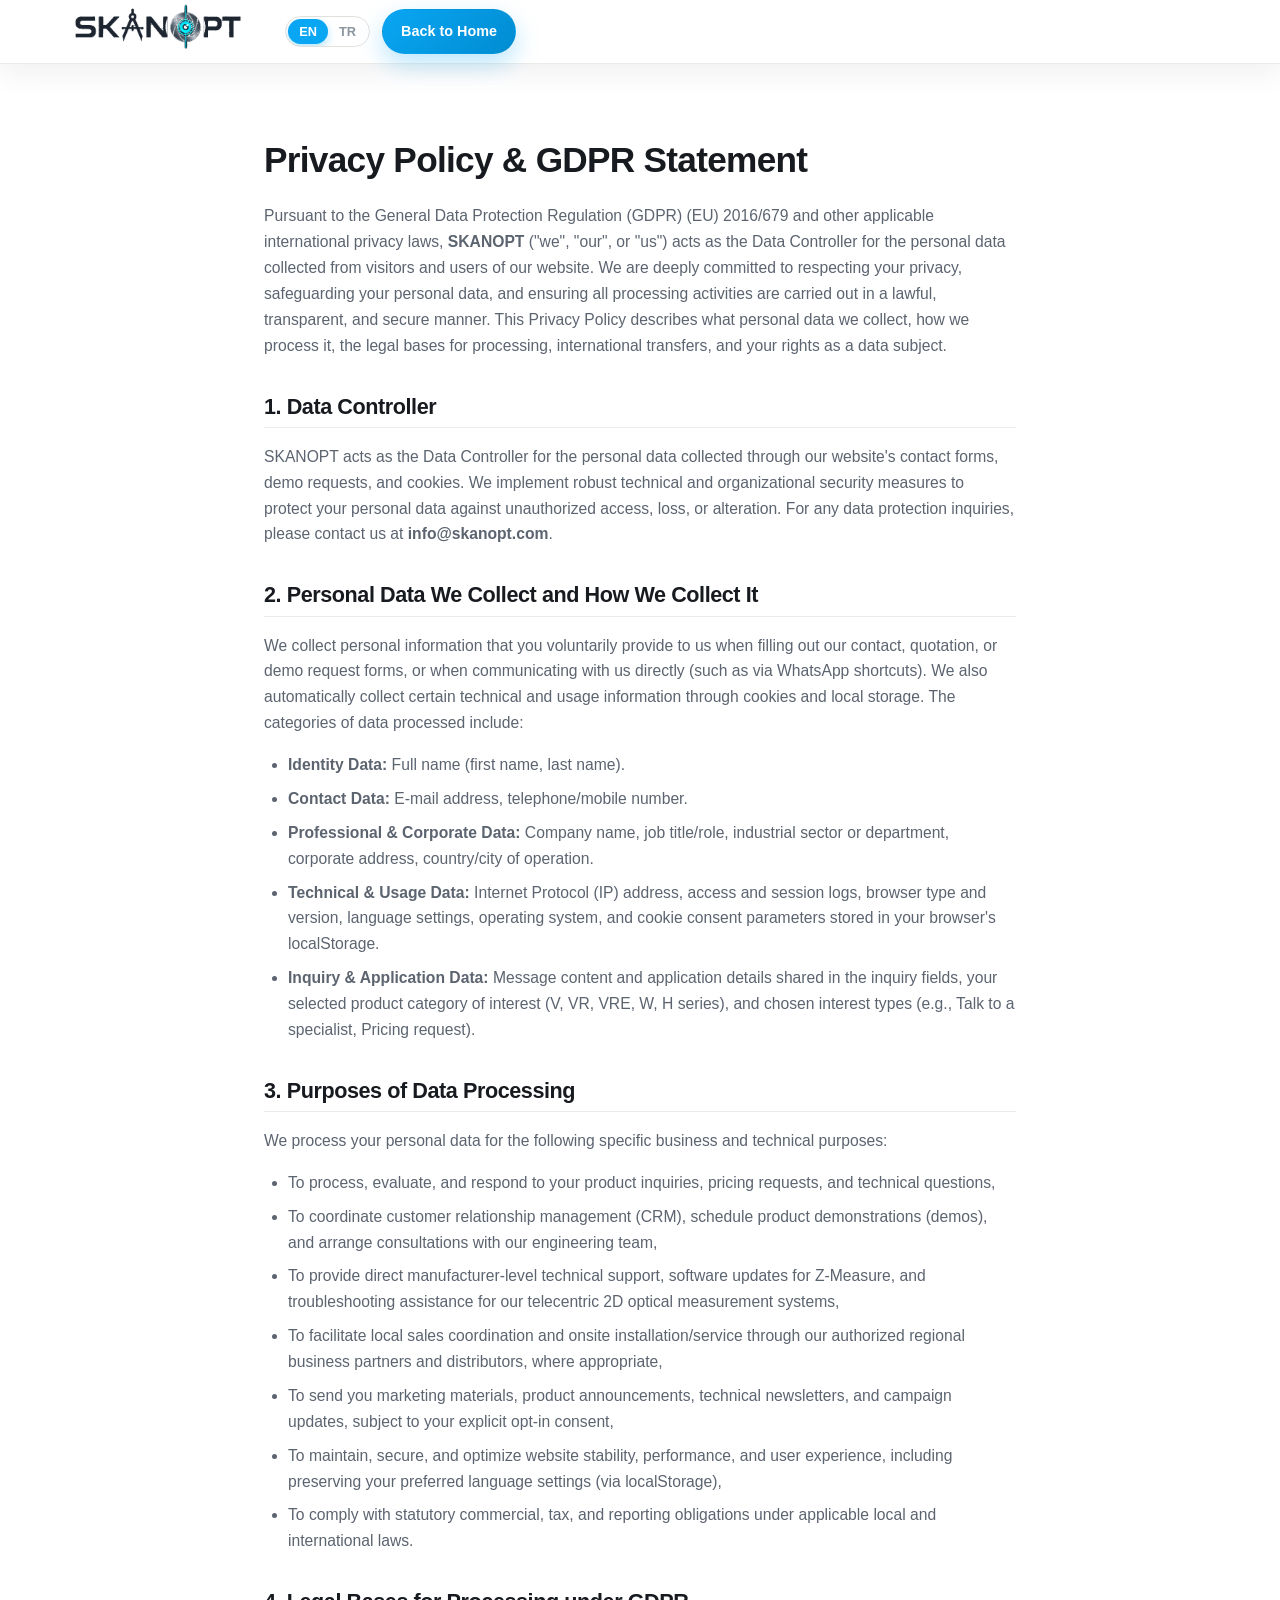
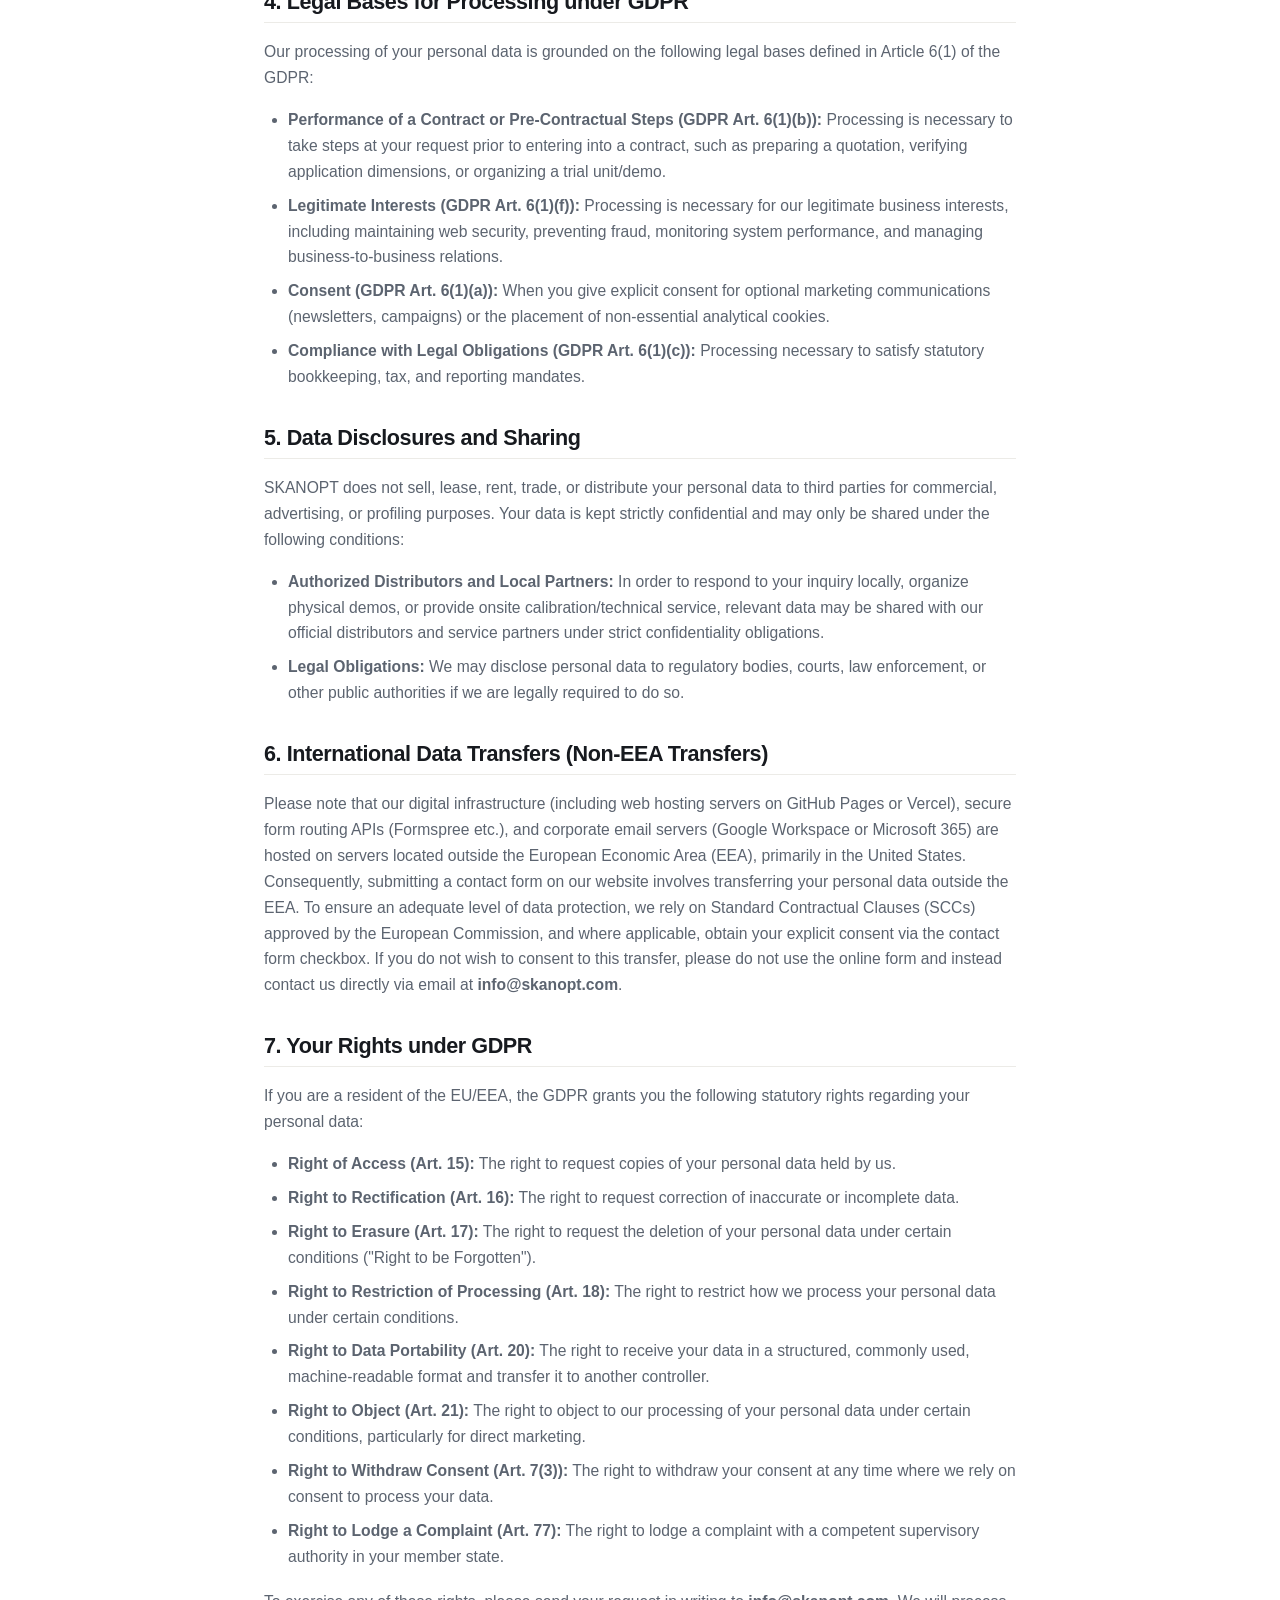
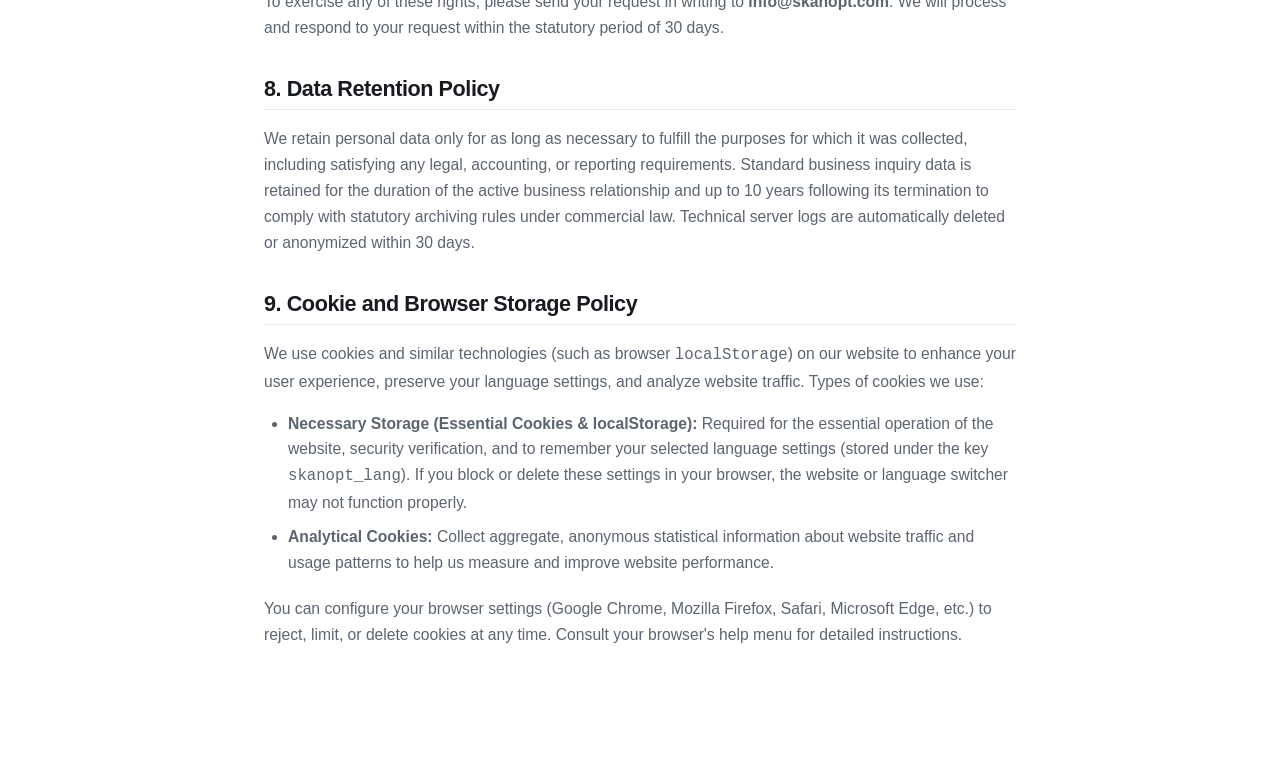
<file: privacy.html>
<!DOCTYPE html>
<html lang="en">
<head>
  <meta charset="UTF-8">
  <meta name="viewport" content="width=device-width, initial-scale=1.0">
  <title>SKANOPT · Privacy Policy</title>
  <link rel="stylesheet" href="css/styles.css">
  <link rel="icon" href="assets/img/favicon.svg" type="image/svg+xml">
  <style>
    body {
      background-color: var(--bg);
      color: var(--ink);
    }
    .legal-content {
      padding: 140px 24px 80px;
      max-width: 800px;
      margin: 0 auto;
    }
    .legal-content h1 {
      font-size: 2.2rem;
      margin-bottom: 24px;
      font-family: var(--f-head);
      color: var(--ink);
      font-weight: 800;
    }
    .legal-content h2 {
      font-size: 1.35rem;
      margin-top: 36px;
      margin-bottom: 16px;
      font-family: var(--f-head);
      color: var(--ink);
      font-weight: 700;
      border-bottom: 1px solid var(--line);
      padding-bottom: 8px;
    }
    .legal-content p, .legal-content li {
      color: var(--ink-soft);
      line-height: 1.65;
      margin-bottom: 16px;
      font-size: 0.98rem;
    }
    .legal-content ul {
      margin-left: 24px;
      margin-bottom: 20px;
      list-style-type: disc;
    }
    .legal-content li {
      margin-bottom: 8px;
    }
    .back-btn-container {
      margin-top: 40px;
    }
  </style>
</head>
<body>

<header class="header scrolled" id="header" style="position: fixed; top: 0; width: 100%; z-index: 1000;">
  <div class="header__inner">
    <a href="index.html" class="brand" aria-label="SKANOPT">
      <img src="assets/img/logo.png?v=3" alt="SKANOPT Logo" class="brand__img">
    </a>
    <div class="header__actions">
      <div class="lang" role="group" aria-label="Language">
        <button id="btn-lang-en">EN</button>
        <button id="btn-lang-tr">TR</button>
      </div>
      <a href="index.html" class="btn btn-primary" id="btn-back">Back to Home</a>
    </div>
  </div>
</header>

<main class="legal-content">
  <!-- Turkish legal content -->
  <div class="lang-tr" style="display: none;">
    <h1>Gizlilik Politikası ve KVKK Aydınlatma Metni</h1>
    <p>6698 sayılı Kişisel Verilerin Korunması Kanunu (“KVKK”) uyarınca, veri sorumlusu sıfatıyla <strong>SKANOPT</strong> (“Şirket”) olarak, web sitemizi ziyaret eden kullanıcıların ve iletişim formu aracılığıyla bizimle irtibata geçen veri sahiplerinin kişisel verilerinin korunmasına, hukuka uygun şekilde işlenmesine ve güvenliğinin sağlanmasına en yüksek düzeyde hassasiyet göstermekteyiz. İşbu Gizlilik Politikası ve Aydınlatma Metni, web sitemiz vasıtasıyla toplanan kişisel verilerinizin işlenme amaçları, hukuki nedenleri, üçüncü kişilere aktarımı, yurt dışına veri transferleri ve veri sahibi olarak haklarınız konusunda sizi bilgilendirmek amacıyla hazırlanmıştır.</p>
    
    <h2>1. Veri Sorumlusu</h2>
    <p>Kişisel verileriniz, veri sorumlusu olarak <strong>SKANOPT</strong> tarafından, veri güvenliğine ilişkin her türlü teknik ve idari tedbir en üst düzeyde alınarak KVKK mevzuatına uygun şekilde işlenmektedir. Her türlü gizlilik ve kişisel veri sorunuz için bizimle <strong>info@skanopt.com</strong> e-posta adresi üzerinden irtibata geçebilirsiniz.</p>
    
    <h2>2. İşlenen Kişisel Verileriniz ve Toplama Yöntemleri</h2>
    <p>Web sitemizdeki iletişim ve talep formları, demo talep ekranları, teklif alma talepleri, site içi yönlendirmeler (örneğin WhatsApp iletişim yönlendirmesi) ve çerezler (cookies) aracılığıyla otomatik veya yarı otomatik elektronik yöntemlerle aşağıdaki kişisel verileriniz toplanmaktadır:</p>
    <ul>
      <li><strong>Kimlik Bilgileri:</strong> Adınız, soyadınız.</li>
      <li><strong>İletişim Bilgileri:</strong> E-posta adresiniz, telefon numaranız.</li>
      <li><strong>Mesleki ve Kurumsal Bilgiler:</strong> Çalıştığınız firmanın/kurumun adı, görev/pozisyon bilgisi, faaliyet gösterdiğiniz sektör veya departman, firma adresi, faaliyet gösterilen ülke/şehir.</li>
      <li><strong>İşlem Güvenliği ve Teknik Veriler:</strong> İnternet protokol (IP) adresiniz, siteye erişim logları, tarayıcı tipi, sürümü ve dili, işletim sistemi bilgileri, tarayıcınızın localStorage hafızasında saklanan dil ve çerez tercihleri.</li>
      <li><strong>Talep ve İletişim İçerik Verileri:</strong> İletişim formunda veya ek dosyalarda tarafınızca paylaşılan mesaj ve uygulamanızın detayları, ilgilendiğiniz ürün kategorisi (V, VR, VRE, W, H serileri) ve talep ettiğiniz hizmet türü (Uzmanla görüşme, teklif talebi vb.).</li>
    </ul>

    <h2>3. Kişisel Verilerinizin İşlenme Amaçları</h2>
    <p>Toplanan kişisel verileriniz, KVKK’nın 4., 5. ve 6. maddelerinde belirtilen kişisel veri işleme şartları ve ilkeleri dahilinde aşağıdaki amaçlarla sınırlı olarak işlenmektedir:</p>
    <ul>
      <li>Ürün ve hizmet taleplerinizin (teknik sorular, demo istekleri, uzman görüşmesi ve fiyat teklifleri) değerlendirilmesi, sonuçlandırılması ve tarafınıza dönüş yapılması,</li>
      <li>Müşteri ilişkileri yönetimi (CRM) süreçlerinin planlanması ve icrası, ticari ilişkilerin yönetilmesi ve raporlanması,</li>
      <li>Hassas boyutsal kontrol cihazlarımız (Shadow-based optik ölçüm sistemleri vb.) için doğrudan üretici seviyesinde mühendislik, kurulum, kalibrasyon ve satış sonrası teknik destek hizmetlerinin sunulması,</li>
      <li>Talep etmeniz halinde yetkili yerel distribütörlerimiz veya teknik servis sağlayıcılarımız üzerinden yerel hizmet koordinasyonunun sağlanması,</li>
      <li>Onay vermeniz halinde ürünlerimiz, teknik bültenlerimiz, güncellemelerimiz ve kampanyalarımız hakkında doğrudan veya dolaylı ticari elektronik iletilerin (e-posta vb.) gönderilmesi,</li>
      <li>Web sitemizin güvenliğinin, kararlılığının ve kullanıcı deneyiminin artırılması, dil tercihinizin hatırlanarak size en uygun dil seçeneğinin sunulması,</li>
      <li>Yasal mevzuattan kaynaklanan saklama, raporlama, denetleme ve resmi makamlara bilgi verme yükümlülüklerinin eksiksiz yerine getirilmesi.</li>
    </ul>

    <h2>4. Kişisel Verilerin İşlenmesinin Hukuki Sebepleri</h2>
    <p>Kişisel verileriniz, KVKK’nın 5. maddesinde yer alan aşağıdaki hukuki sebeplere dayanılarak işlenmektedir:</p>
    <ul>
      <li><strong>Bir sözleşmenin kurulması veya ifasıyla doğrudan doğruya ilgili olması (KVKK m. 5/2-c):</strong> Ürün ve hizmet taleplerinize cevap verilmesi, teklif hazırlanması veya demo süreçlerinin yürütülmesi bu kapsama girmektedir.</li>
      <li><strong>Veri sorumlusunun meşru menfaatleri için veri işlenmesinin zorunlu olması (KVKK m. 5/2-f):</strong> Web sitemizin güvenliğinin sağlanması, sistem performans analizi, kullanıcı deneyiminin izlenmesi ve Şirketimizin meşru ticari ilişkilerinin yönetilmesi.</li>
      <li><strong>Veri sorumlusunun hukuki yükümlülüğünü yerine getirebilmesi için zorunlu olması (KVKK m. 5/2-ç):</strong> Yetkili kamu kurum ve kuruluşlarından gelen taleplerin yanıtlanması ve kanuni saklama sürelerine uyulması.</li>
      <li><strong>Açık Rızanızın Varlığı (KVKK m. 5/1):</strong> İletişim formunda isteğe bağlı olarak sunulan ticari elektronik ileti gönderim onayı ile yurt dışına veri aktarımına ilişkin onayınız.</li>
    </ul>

    <h2>5. Kişisel Verilerin Aktarılması</h2>
    <p>SKANOPT, kişisel verilerinizi üçüncü şahıslara ticari kazanç amacıyla satmaz, kiralamaz ve üçüncü taraflarla reklam amacıyla paylaşmaz. Kişisel verileriniz ancak aşağıdaki amaçlarla ve sınırlı olarak aktarılabilir:</p>
    <ul>
      <li><strong>İş Ortakları ve Distribütörler:</strong> Talebinizin yerinde karşılanabilmesi, fiziki kurulum, kalibrasyon veya satış süreçlerinin yürütülebilmesi amacıyla talebinizle ilgili sınırlı veriler yetkili distribütörlerimize ve teknik iş ortaklarımıza aktarılmaktadır.</li>
      <li><strong>Yetkili Kamu Kurum ve Kuruluşları:</strong> Yasal zorunluluklar, adli süreçler veya resmi denetimler kapsamında kanunen yetkili kılınan kamu kurumları, yargı mercileri ve idari kurumlara bilgi verilmesi.</li>
    </ul>

    <h2>6. Yurt Dışına Veri Aktarımı (Önemli Bilgilendirme)</h2>
    <p>Web sitemizin sunucu ve barındırma (hosting) altyapısının (GitHub Pages, Vercel vb. bulut platformları), iletişim formlarının güvenli şekilde iletilmesini sağlayan API servislerinin (Formspree vb.) ve kurumsal iletişim e-posta sunucularımızın (Google Workspace, Microsoft 365 vb.) yurt dışında bulunan veri merkezlerinde konumlandırılmış olması sebebiyle, web sitemiz üzerindeki iletişim formunu doldurduğunuzda kişisel verileriniz yurt dışına aktarılmaktadır. KVKK'nın 9. maddesi uyarınca bu aktarım, iletişim formunu gönderirken işaretleyeceğiniz onay kutucuğu ile vereceğiniz <strong>açık rızanıza</strong> dayanmaktadır. Açık rıza vermemeniz durumunda verilerinizin yurt dışı sunuculara iletilmesi mümkün olamayacağından, bize <strong>info@skanopt.com</strong> e-posta adresi üzerinden manuel olarak ulaşmayı tercih edebilirsiniz.</p>

    <h2>7. Kişisel Veri Sahibinin Hakları (KVKK Madde 11)</h2>
    <p>KVKK'nın 11. maddesi uyarınca, veri sahibi olarak Şirketimize başvurarak aşağıdaki haklarınızı kullanabilirsiniz:</p>
    <ul>
      <li>Kişisel verilerinizin işlenip işlenmediğini öğrenme,</li>
      <li>Kişisel verileriniz işlenmişse buna ilişkin bilgi talep etme,</li>
      <li>Kişisel verilerinizin işlenme amacını ve bunların amacına uygun kullanılıp kullanılmadığını öğrenme,</li>
      <li>Yurt içinde veya yurt dışında kişisel verilerinizin aktarıldığı üçüncü kişileri bilme,</li>
      <li>Kişisel verilerinizin eksik veya yanlış işlenmiş olması hâlinde bunların düzeltilmesini isteme,</li>
      <li>KVKK ve ilgili diğer kanun hükümlerine uygun olarak işlenmiş olmasına rağmen, işlenmesini gerektiren sebeplerin ortadan kalkması hâlinde kişisel verilerinizin silinmesini veya yok edilmesini isteme,</li>
      <li>Düzeltme, silme ve yok etme işlemlerinin kişisel verilerinizin aktarıldığı üçüncü kişilere bildirilmesini isteme,</li>
      <li>İşlenen verilerinizin münhasıran otomatik sistemler vasıtasıyla analiz edilmesi suretiyle aleyhinize bir sonucun ortaya çıkmasına itiraz etme,</li>
      <li>Kişisel verilerinizin kanuna aykırı olarak işlenmesi sebebiyle zarara uğramanız hâlinde zararın giderilmesini talep etme.</li>
    </ul>
    <p>Haklarınıza ilişkin taleplerinizi yazılı olarak <strong>info@skanopt.com</strong> e-posta adresine güvenli elektronik imza veya sistemlerimizde kayıtlı e-posta adresiniz vasıtasıyla iletebilirsiniz. Başvurularınız, ulaştığı tarihten itibaren en geç 30 gün içinde ücretsiz olarak sonuçlandırılacaktır.</p>

    <h2>8. Veri Saklama ve İmha Politikası</h2>
    <p>Kişisel verileriniz, işleme amaçlarının gerektirdiği süre boyunca ve Türk Ticaret Kanunu ile Vergi Usul Kanunu başta olmak üzere yasal mevzuattan kaynaklanan zamanaşımı ve saklama süreleri (genellikle 10 yıl) dikkate alınarak muhafaza edilmektedir. Saklama süresinin sona ermesi veya kişisel verilerin işlenmesini gerektiren sebeplerin ortadan kalkması durumunda, kişisel verileriniz KVKK standartlarına uygun olarak silinir, yok edilir veya anonim hale getirilir.</p>

    <h2>9. Çerez Politikası (Cookie Policy)</h2>
    <p>Web sitemizde, kullanıcı deneyiminizi iyileştirmek, dil tercihinizi hatırlamak ve site trafiğini analiz etmek amacıyla çerezler (cookies) ve tarayıcı yerel depolama (localStorage) teknolojileri kullanılmaktadır. Çerezler hakkında bilgilendirme:</p>
    <ul>
      <li><strong>Zorunlu Çerezler ve Yerel Depolama (Essential Storage):</strong> Web sitemizin güvenli çalışması, form iletimi ve dil tercihinizin (tarayıcınızda <code>skanopt_lang</code> anahtarı altında) saklanması için zorunludur. Tarayıcınızdan bu verilerin depolanmasını engellediğinizde site ve dil geçişleri düzgün çalışmayabilir.</li>
      <li><strong>Analitik Çerezler (Analytical Cookies):</strong> Sitemizi ziyaret eden kullanıcıların hareketlerini, ziyaret sıklığını ve kullanım alışkanlıklarını anonim (kimliksizleştirilmiş) olarak analiz etmek ve site performansını iyileştirmek amacıyla kullanılır.</li>
    </ul>
    <p>Dilediğiniz zaman tarayıcınızın ayarlarından (Chrome, Firefox, Safari, Edge vb.) çerezleri engelleyebilir, sınırlandırabilir veya tamamen silebilirsiniz. Çerezleri yönetme adımları tarayıcıya göre değişiklik gösterip, tarayıcınızın yardım menüsünden incelenebilir.</p>
  </div>

  <!-- English legal content -->
  <div class="lang-en" style="display: none;">
    <h1>Privacy Policy & GDPR Statement</h1>
    <p>Pursuant to the General Data Protection Regulation (GDPR) (EU) 2016/679 and other applicable international privacy laws, <strong>SKANOPT</strong> ("we", "our", or "us") acts as the Data Controller for the personal data collected from visitors and users of our website. We are deeply committed to respecting your privacy, safeguarding your personal data, and ensuring all processing activities are carried out in a lawful, transparent, and secure manner. This Privacy Policy describes what personal data we collect, how we process it, the legal bases for processing, international transfers, and your rights as a data subject.</p>
    
    <h2>1. Data Controller</h2>
    <p>SKANOPT acts as the Data Controller for the personal data collected through our website's contact forms, demo requests, and cookies. We implement robust technical and organizational security measures to protect your personal data against unauthorized access, loss, or alteration. For any data protection inquiries, please contact us at <strong>info@skanopt.com</strong>.</p>
    
    <h2>2. Personal Data We Collect and How We Collect It</h2>
    <p>We collect personal information that you voluntarily provide to us when filling out our contact, quotation, or demo request forms, or when communicating with us directly (such as via WhatsApp shortcuts). We also automatically collect certain technical and usage information through cookies and local storage. The categories of data processed include:</p>
    <ul>
      <li><strong>Identity Data:</strong> Full name (first name, last name).</li>
      <li><strong>Contact Data:</strong> E-mail address, telephone/mobile number.</li>
      <li><strong>Professional & Corporate Data:</strong> Company name, job title/role, industrial sector or department, corporate address, country/city of operation.</li>
      <li><strong>Technical & Usage Data:</strong> Internet Protocol (IP) address, access and session logs, browser type and version, language settings, operating system, and cookie consent parameters stored in your browser's localStorage.</li>
      <li><strong>Inquiry & Application Data:</strong> Message content and application details shared in the inquiry fields, your selected product category of interest (V, VR, VRE, W, H series), and chosen interest types (e.g., Talk to a specialist, Pricing request).</li>
    </ul>

    <h2>3. Purposes of Data Processing</h2>
    <p>We process your personal data for the following specific business and technical purposes:</p>
    <ul>
      <li>To process, evaluate, and respond to your product inquiries, pricing requests, and technical questions,</li>
      <li>To coordinate customer relationship management (CRM), schedule product demonstrations (demos), and arrange consultations with our engineering team,</li>
      <li>To provide direct manufacturer-level technical support, software updates for Z-Measure, and troubleshooting assistance for our telecentric 2D optical measurement systems,</li>
      <li>To facilitate local sales coordination and onsite installation/service through our authorized regional business partners and distributors, where appropriate,</li>
      <li>To send you marketing materials, product announcements, technical newsletters, and campaign updates, subject to your explicit opt-in consent,</li>
      <li>To maintain, secure, and optimize website stability, performance, and user experience, including preserving your preferred language settings (via localStorage),</li>
      <li>To comply with statutory commercial, tax, and reporting obligations under applicable local and international laws.</li>
    </ul>

    <h2>4. Legal Bases for Processing under GDPR</h2>
    <p>Our processing of your personal data is grounded on the following legal bases defined in Article 6(1) of the GDPR:</p>
    <ul>
      <li><strong>Performance of a Contract or Pre-Contractual Steps (GDPR Art. 6(1)(b)):</strong> Processing is necessary to take steps at your request prior to entering into a contract, such as preparing a quotation, verifying application dimensions, or organizing a trial unit/demo.</li>
      <li><strong>Legitimate Interests (GDPR Art. 6(1)(f)):</strong> Processing is necessary for our legitimate business interests, including maintaining web security, preventing fraud, monitoring system performance, and managing business-to-business relations.</li>
      <li><strong>Consent (GDPR Art. 6(1)(a)):</strong> When you give explicit consent for optional marketing communications (newsletters, campaigns) or the placement of non-essential analytical cookies.</li>
      <li><strong>Compliance with Legal Obligations (GDPR Art. 6(1)(c)):</strong> Processing necessary to satisfy statutory bookkeeping, tax, and reporting mandates.</li>
    </ul>

    <h2>5. Data Disclosures and Sharing</h2>
    <p>SKANOPT does not sell, lease, rent, trade, or distribute your personal data to third parties for commercial, advertising, or profiling purposes. Your data is kept strictly confidential and may only be shared under the following conditions:</p>
    <ul>
      <li><strong>Authorized Distributors and Local Partners:</strong> In order to respond to your inquiry locally, organize physical demos, or provide onsite calibration/technical service, relevant data may be shared with our official distributors and service partners under strict confidentiality obligations.</li>
      <li><strong>Legal Obligations:</strong> We may disclose personal data to regulatory bodies, courts, law enforcement, or other public authorities if we are legally required to do so.</li>
    </ul>

    <h2>6. International Data Transfers (Non-EEA Transfers)</h2>
    <p>Please note that our digital infrastructure (including web hosting servers on GitHub Pages or Vercel), secure form routing APIs (Formspree etc.), and corporate email servers (Google Workspace or Microsoft 365) are hosted on servers located outside the European Economic Area (EEA), primarily in the United States. Consequently, submitting a contact form on our website involves transferring your personal data outside the EEA. To ensure an adequate level of data protection, we rely on Standard Contractual Clauses (SCCs) approved by the European Commission, and where applicable, obtain your explicit consent via the contact form checkbox. If you do not wish to consent to this transfer, please do not use the online form and instead contact us directly via email at <strong>info@skanopt.com</strong>.</p>

    <h2>7. Your Rights under GDPR</h2>
    <p>If you are a resident of the EU/EEA, the GDPR grants you the following statutory rights regarding your personal data:</p>
    <ul>
      <li><strong>Right of Access (Art. 15):</strong> The right to request copies of your personal data held by us.</li>
      <li><strong>Right to Rectification (Art. 16):</strong> The right to request correction of inaccurate or incomplete data.</li>
      <li><strong>Right to Erasure (Art. 17):</strong> The right to request the deletion of your personal data under certain conditions ("Right to be Forgotten").</li>
      <li><strong>Right to Restriction of Processing (Art. 18):</strong> The right to restrict how we process your personal data under certain conditions.</li>
      <li><strong>Right to Data Portability (Art. 20):</strong> The right to receive your data in a structured, commonly used, machine-readable format and transfer it to another controller.</li>
      <li><strong>Right to Object (Art. 21):</strong> The right to object to our processing of your personal data under certain conditions, particularly for direct marketing.</li>
      <li><strong>Right to Withdraw Consent (Art. 7(3)):</strong> The right to withdraw your consent at any time where we rely on consent to process your data.</li>
      <li><strong>Right to Lodge a Complaint (Art. 77):</strong> The right to lodge a complaint with a competent supervisory authority in your member state.</li>
    </ul>
    <p>To exercise any of these rights, please send your request in writing to <strong>info@skanopt.com</strong>. We will process and respond to your request within the statutory period of 30 days.</p>

    <h2>8. Data Retention Policy</h2>
    <p>We retain personal data only for as long as necessary to fulfill the purposes for which it was collected, including satisfying any legal, accounting, or reporting requirements. Standard business inquiry data is retained for the duration of the active business relationship and up to 10 years following its termination to comply with statutory archiving rules under commercial law. Technical server logs are automatically deleted or anonymized within 30 days.</p>

    <h2>9. Cookie and Browser Storage Policy</h2>
    <p>We use cookies and similar technologies (such as browser <code>localStorage</code>) on our website to enhance your user experience, preserve your language settings, and analyze website traffic. Types of cookies we use:</p>
    <ul>
      <li><strong>Necessary Storage (Essential Cookies & localStorage):</strong> Required for the essential operation of the website, security verification, and to remember your selected language settings (stored under the key <code>skanopt_lang</code>). If you block or delete these settings in your browser, the website or language switcher may not function properly.</li>
      <li><strong>Analytical Cookies:</strong> Collect aggregate, anonymous statistical information about website traffic and usage patterns to help us measure and improve website performance.</li>
    </ul>
    <p>You can configure your browser settings (Google Chrome, Mozilla Firefox, Safari, Microsoft Edge, etc.) to reject, limit, or delete cookies at any time. Consult your browser's help menu for detailed instructions.</p>
  </div>
</main>

<script>
  const btnEn = document.getElementById("btn-lang-en");
  const btnTr = document.getElementById("btn-lang-tr");
  const btnBack = document.getElementById("btn-back");

  function setLang(lang) {
    localStorage.setItem("skanopt_lang", lang);
    document.documentElement.lang = lang;
    if (lang === "tr") {
      btnTr.classList.add("active");
      btnEn.classList.remove("active");
      document.querySelectorAll(".lang-tr").forEach(el => el.style.display = "block");
      document.querySelectorAll(".lang-en").forEach(el => el.style.display = "none");
      btnBack.textContent = "Ana Sayfaya Dön";
      document.title = "SKANOPT · Gizlilik Politikası ve KVKK Aydınlatma Metni";
    } else {
      btnEn.classList.add("active");
      btnTr.classList.remove("active");
      document.querySelectorAll(".lang-tr").forEach(el => el.style.display = "none");
      document.querySelectorAll(".lang-en").forEach(el => el.style.display = "block");
      btnBack.textContent = "Back to Home";
      document.title = "SKANOPT · Privacy Policy & GDPR Statement";
    }
  }

  btnEn.addEventListener("click", () => setLang("en"));
  btnTr.addEventListener("click", () => setLang("tr"));

  // Detect initial language
  const initialLang = localStorage.getItem("skanopt_lang") || "en";
  setLang(initialLang);
</script>

</body>
</html>
</file>
<file: css/styles.css>
/* ============================================================
   SKANOPT · Optik Ölçüm Sistemleri
   Tasarım sistemi — beyaz · modern · ferah · güvenilir · turuncu
   ============================================================ */

:root{
  /* ============================================================
     TEMA SEÇİMİ (Kolay Geri Dönüş İçin)
     Turuncu temaya dönmek için aşağıdaki "Mavi Işık Teması" bloğunu yorum satırı yapıp,
     "Turuncu Tema" bloğundaki yorum satırlarını kaldırabilirsiniz.
     ============================================================ */

  /* --- Mavi Işık Teması (Aktif) --- */
  --brand:#09a6f3;              /* Logo üzerindeki mavi ışık renginin ana tonu */
  --brand-600:#008cd1;          /* Hover ve buton durumları için koyulaştırılmış mavi */
  --brand-700:#006da5;          /* Yüksek kontrastlı metinler için daha koyu mavi */
  --brand-050:#f0f9ff;          /* Arka plan dolguları için çok açık mavi */
  --brand-100:#e0f2fe;          /* Hafif belirgin dolgular için açık mavi */
  --brand-200:#bae6fd;          /* Çerçeve ve sınırlar için mavi tonu */
  --accent:#00d8f6;             /* Logodaki dikey çizginin tam parlak neon cyan/mavi rengi */
  --brand-rgb:9, 166, 243;      /* Gölgeler ve saydam efektler için RGB değeri */

  /* --- Orijinal Turuncu Tema (Pasif - Geri dönmek için aktif edin) ---
  --brand:#f26a1b;
  --brand-600:#e15d12;
  --brand-700:#c44e0a;
  --brand-050:#fef3ea;
  --brand-100:#fbdcc2;
  --brand-200:#f6bd8c;
  --accent:#ff8a3d;
  --brand-rgb:242, 106, 27;
  */

  /* renkler — beyaz zemin ve genel tonlar */
  --bg:#ffffff;
  --bg-soft:#f8f7f4;
  --bg-soft2:#f2efe9;
  --ink:#171a1f;
  --ink-soft:#5c6470;
  --ink-faint:#8c949e;
  --slate:#1d2531;             /* derin kontrast (footer/koyu) */
  --line:#ecebe7;
  --line-2:#e2e0da;
  --white:#fff;

  /* tipografi */
  --f-head:'Sora',-apple-system,BlinkMacSystemFont,'Segoe UI',Roboto,sans-serif;
  --f-body:'Inter',-apple-system,BlinkMacSystemFont,'Segoe UI',Roboto,sans-serif;

  /* ölçek */
  --container:1500px;
  --radius:18px;
  --radius-sm:12px;
  --radius-lg:26px;
  --shadow-sm:0 4px 14px rgba(23,26,31,.05);
  --shadow:0 16px 44px rgba(23,26,31,.09);
  --shadow-lg:0 30px 70px rgba(var(--brand-rgb),.18);
  --header-h:76px;
  --ease:cubic-bezier(.22,.61,.36,1);
  --ease-spring:cubic-bezier(.34,1.56,.64,1);
}

/* ---------- reset ---------- */
*,*::before,*::after{box-sizing:border-box;margin:0;padding:0}
html{scroll-behavior:smooth;scroll-padding-top:calc(var(--header-h) + 16px);-webkit-text-size-adjust:100%;overflow-x:hidden}
body{
  font-family:var(--f-body);color:var(--ink);background:var(--bg);
  line-height:1.65;font-size:clamp(15px,1vw + 12px,17px);
  -webkit-font-smoothing:antialiased;overflow-x:hidden;
}
img,video,svg{max-width:100%;display:block}
a{color:inherit;text-decoration:none}
button{font-family:inherit;cursor:pointer;border:none;background:none}
ul{list-style:none}
h1,h2,h3,h4{font-family:var(--f-head);font-weight:700;line-height:1.12;letter-spacing:-.02em;color:var(--ink)}
::selection{background:var(--brand-100);color:var(--brand-700)}

/* ---------- yardımcılar ---------- */
.container{width:100%;max-width:var(--container);margin-inline:auto;padding-inline:clamp(22px,4.5vw,64px)}
.section{padding-block:clamp(64px,9vw,120px);position:relative}
.section--soft{background:var(--bg-soft)}
.eyebrow{
  display:inline-flex;align-items:center;gap:8px;
  font-family:var(--f-head);font-weight:600;font-size:.78rem;letter-spacing:.14em;
  text-transform:uppercase;color:var(--brand-700);
  background:var(--brand-050);border:1px solid var(--brand-100);
  padding:7px 14px;border-radius:999px;
  transition: all .2s ease;
}
a.eyebrow:hover{
  background:var(--brand-100);
  border-color:var(--brand-200);
  transform:translateY(-2px);
  box-shadow:0 4px 12px rgba(var(--brand-rgb),.1);
}
.section__head{max-width:730px;margin-bottom:clamp(34px,5vw,60px)}
.section__head.center{margin-inline:auto;text-align:center}
.section__title{font-size:clamp(1.7rem,3.4vw,2.75rem);margin:18px 0 14px}
.section__sub{color:var(--ink-soft);font-size:clamp(1rem,1.4vw,1.12rem);max-width:62ch}
.section__head.center .section__sub{margin-inline:auto}
.text-accent{color:var(--accent)}
.text-brand{color:var(--brand)}

/* ---------- scroll ilerleme çubuğu ---------- */
.scroll-progress{position:fixed;top:0;left:0;height:3px;width:0;z-index:1100;
  background:linear-gradient(90deg,var(--brand),var(--accent));box-shadow:0 0 10px rgba(var(--brand-rgb),.5)}

/* ---------- butonlar ---------- */
.btn{
  display:inline-flex;align-items:center;justify-content:center;gap:9px;
  font-family:var(--f-head);font-weight:600;font-size:.95rem;
  padding:13px 24px;border-radius:999px;position:relative;overflow:hidden;
  transition:transform .25s var(--ease),box-shadow .25s var(--ease),background .2s,color .2s,border-color .2s;
  white-space:nowrap;border:1.5px solid transparent;
}
.btn svg{width:18px;height:18px;transition:transform .25s var(--ease)}
.btn-primary{background:linear-gradient(135deg,var(--brand),var(--brand-600));color:#fff;box-shadow:0 10px 24px rgba(var(--brand-rgb),.28)}
.btn-primary:hover{transform:translateY(-2px);box-shadow:0 18px 36px rgba(var(--brand-rgb),.38)}
.btn-primary:hover svg{transform:translateX(3px)}
.btn-accent{background:linear-gradient(135deg,var(--accent),var(--brand));color:#fff;box-shadow:0 10px 24px rgba(var(--brand-rgb),.3)}
.btn-accent:hover{transform:translateY(-2px);box-shadow:0 18px 38px rgba(var(--brand-rgb),.42)}
.btn-accent:hover svg{transform:translateX(3px)}
.btn-ghost{background:#fff;color:var(--ink);border-color:var(--line-2)}
.btn-ghost:hover{border-color:var(--brand);color:var(--brand);transform:translateY(-2px)}
.btn-lg{padding:16px 30px;font-size:1.02rem}
.btn-block{width:100%}

/* ---------- header (modern) ---------- */
.header{
  position:fixed;inset:0 0 auto 0;height:var(--header-h);z-index:1000;display:flex;align-items:center;
  background:rgba(255,255,255,.6);backdrop-filter:saturate(180%) blur(16px);-webkit-backdrop-filter:saturate(180%) blur(16px);
  border-bottom:1px solid transparent;transition:height .3s var(--ease),border-color .3s,box-shadow .3s,background .3s;
}
.header.scrolled{height:64px;border-bottom-color:var(--line);box-shadow:0 8px 30px rgba(23,26,31,.07);background:rgba(255,255,255,.85)}
.header__inner{display:flex;align-items:center;gap:22px;width:100%;max-width:var(--container);margin-inline:auto;padding-inline:clamp(22px,4.5vw,64px)}
.brand{display:flex;align-items:center;gap:11px;font-family:var(--f-head);font-weight:800;font-size:1.34rem;letter-spacing:-.01em}
.brand__mark{width:34px;height:34px;flex:none;transition:transform .5s var(--ease-spring)}
.brand:hover .brand__mark{transform:rotate(90deg)}
.brand .b-skan{color:var(--ink)}
.brand .b-opt{color:var(--brand)}
.nav{display:flex;align-items:center;gap:2px;margin-inline:auto;background:var(--bg-soft);border:1px solid var(--line);border-radius:999px;padding:5px}
.nav a{
  font-family:var(--f-head);font-weight:500;font-size:.88rem;color:var(--ink-soft);white-space:nowrap;
  padding:8px 15px;border-radius:999px;
  transition:color .25s var(--ease),background .25s var(--ease),box-shadow .25s var(--ease),transform .25s var(--ease);
}
.nav a:hover{color:var(--brand);background:#fff;box-shadow:var(--shadow-sm);transform:translateY(-1px)}
.nav a.active{color:#fff;background:linear-gradient(135deg,var(--brand),var(--brand-600));box-shadow:0 6px 16px rgba(var(--brand-rgb),.32)}
.header__actions{display:flex;align-items:center;gap:12px;margin-left:8px}
.lang{display:inline-flex;border:1px solid var(--line-2);border-radius:999px;overflow:hidden;background:#fff;padding:2px}
.lang button{font-family:var(--f-head);font-weight:600;font-size:.8rem;padding:5px 11px;color:var(--ink-faint);border-radius:999px;transition:.25s var(--ease)}
.lang button.active{background:var(--brand);color:#fff;box-shadow:0 4px 10px rgba(var(--brand-rgb),.3)}
.header .btn{padding:10px 18px;font-size:.9rem}
.burger{display:none;width:44px;height:44px;border-radius:12px;border:1px solid var(--line-2);background:#fff;position:relative}
.burger span,.burger span::before,.burger span::after{content:"";position:absolute;left:50%;top:50%;width:18px;height:2px;background:var(--ink);transform:translate(-50%,-50%);transition:.3s;border-radius:2px}
.burger span::before{transform:translate(-50%,-7px)}
.burger span::after{transform:translate(-50%,5px)}
.burger.open span{background:transparent}
.burger.open span::before{transform:translate(-50%,-50%) rotate(45deg)}
.burger.open span::after{transform:translate(-50%,-50%) rotate(-45deg)}

/* mobil menü */
.mobile-nav{position:fixed;inset:var(--header-h) 0 auto 0;z-index:999;background:#fff;border-bottom:1px solid var(--line);box-shadow:var(--shadow);
  transform:translateY(-14px);opacity:0;visibility:hidden;transition:.3s var(--ease);padding:14px clamp(20px,5vw,40px) 22px}
.mobile-nav.open{transform:none;opacity:1;visibility:visible}
.mobile-nav a{display:block;font-family:var(--f-head);font-weight:600;color:var(--ink);padding:13px 6px;border-bottom:1px solid var(--line)}
.mobile-nav .btn{margin-top:16px}
.mobile-nav__lang{padding:6px 0 14px;border-bottom:1px solid var(--line);margin-bottom:6px;display:flex;justify-content:center}
.mobile-nav__lang .lang{transform:scale(1.08)}

/* ---------- hero ---------- */
.hero{position:relative;padding-top:calc(var(--header-h) + clamp(40px,6vw,80px));padding-bottom:clamp(54px,7vw,104px);overflow:hidden}
.hero::before{content:"";position:absolute;inset:0;z-index:-2;
  background:radial-gradient(58% 50% at 80% 6%,rgba(var(--brand-rgb),.14),transparent 60%),
             radial-gradient(46% 50% at 4% 96%,rgba(255,138,61,.10),transparent 60%),
             linear-gradient(180deg,#fff 0%,#fdf8f3 100%)}
.hero::after{content:"";position:absolute;inset:0;z-index:-1;opacity:.55;
  background-image:radial-gradient(rgba(var(--brand-rgb),.16) 1.3px,transparent 1.3px);background-size:26px 26px;
  -webkit-mask-image:radial-gradient(72% 60% at 72% 32%,#000,transparent 76%);mask-image:radial-gradient(72% 60% at 72% 32%,#000,transparent 76%)}
.hero__grid{display:grid;grid-template-columns:1fr 1.62fr;gap:clamp(20px,2.5vw,42px);align-items:center}
.hero__title{font-size:clamp(2.2rem,5vw,3.8rem);margin:20px 0 18px}
.hero__sub{font-size:clamp(1.02rem,1.6vw,1.2rem);color:var(--ink-soft);max-width:50ch}
.hero__cta{display:flex;flex-wrap:wrap;gap:14px;margin-top:30px}
.hero__stats{display:flex;flex-wrap:wrap;gap:14px;margin-top:38px}
.stat{flex:1 1 140px;background:#fff;border:1px solid var(--line);border-radius:var(--radius);padding:18px 18px 16px;box-shadow:var(--shadow-sm);
  transition:transform .3s var(--ease),box-shadow .3s var(--ease)}
.stat:hover{transform:translateY(-4px);box-shadow:var(--shadow);border-color:var(--brand-100)}
.stat__num{font-family:var(--f-head);font-weight:800;font-size:clamp(1.5rem,2.6vw,2.05rem);color:var(--brand);line-height:1;letter-spacing:-.03em}
.stat__num .u{font-size:.5em;color:var(--ink-faint);margin-left:3px;font-weight:600}
.stat__label{font-size:.86rem;color:var(--ink-soft);margin-top:7px}
.hero__media{position:relative}
.hero__media .frame{position:relative;border-radius:24px;overflow:hidden;background:#0f1216;
  box-shadow:0 34px 70px rgba(23,26,31,.20);transition:transform .5s var(--ease)}
.hero__media:hover .frame{transform:translateY(-5px)}
.hero__media img,.hero__media video{width:100%;aspect-ratio:16/10;object-fit:cover;display:block}
.hero__media .glow{position:absolute;inset:-30% -10% auto auto;width:60%;height:60%;z-index:-1;
  background:radial-gradient(circle,rgba(var(--brand-rgb),.4),transparent 70%);filter:blur(40px)}
.hero__media .float{position:absolute;background:rgba(255,255,255,.96);backdrop-filter:blur(6px);border:1px solid var(--line);box-shadow:var(--shadow);border-radius:14px;padding:12px 16px;display:flex;align-items:center;gap:11px;z-index:2}
.hero__media .float .dot{width:10px;height:10px;border-radius:50%;background:var(--brand);box-shadow:0 0 0 4px rgba(var(--brand-rgb),.18)}
.hero__media .float small{display:block;color:var(--ink-faint);font-size:.72rem}
.hero__media .float b{font-family:var(--f-head);font-size:.95rem}
.hero__media .float.f1{left:-20px;bottom:30px;animation:floaty 5s ease-in-out infinite}
.hero__media .float.f2{right:-14px;top:26px;animation:floaty 6s ease-in-out infinite .6s}
.hero__trust{margin-top:30px;display:flex;align-items:center;gap:18px;flex-wrap:wrap;color:var(--ink-faint);font-size:.86rem}
.hero__trust .tg{display:inline-flex;align-items:center;gap:7px}
.hero__trust svg{width:17px;height:17px;color:var(--brand)}

/* hero giriş animasyonu — içerik DAİMA görünür; yalnızca hafif yukarı kayma (opacity gizleme YOK) */
.hero__content>*{animation:heroRise .7s var(--ease) backwards}
.hero__content>*:nth-child(1){animation-delay:.04s}
.hero__content>*:nth-child(2){animation-delay:.10s}
.hero__content>*:nth-child(3){animation-delay:.16s}
.hero__content>*:nth-child(4){animation-delay:.22s}
.hero__content>*:nth-child(5){animation-delay:.28s}
.hero__content>*:nth-child(6){animation-delay:.34s}
.hero__media{animation:heroRise .8s var(--ease) .15s backwards}
@keyframes heroRise{from{transform:translateY(20px)}to{transform:none}}

/* ---------- grid kart ---------- */
.grid{display:grid;gap:22px}
.grid-3{grid-template-columns:repeat(3,1fr)}
.grid-2{grid-template-columns:repeat(2,1fr)}
.grid-4{grid-template-columns:repeat(4,1fr)}
.card{background:#fff;border:1px solid var(--line);border-radius:var(--radius);padding:26px 24px;position:relative;overflow:hidden;
  transition:transform .3s var(--ease),box-shadow .3s var(--ease),border-color .3s;height:100%}
.card::before{content:"";position:absolute;inset:0 0 auto 0;height:3px;background:linear-gradient(90deg,var(--brand),var(--accent));transform:scaleX(0);transform-origin:left;transition:transform .35s var(--ease)}
.card:hover{transform:translateY(-6px);box-shadow:var(--shadow);border-color:var(--brand-100)}
.card:hover::before{transform:scaleX(1)}
.card__icon{width:52px;height:52px;border-radius:14px;display:grid;place-items:center;margin-bottom:16px;
  background:var(--brand-050);color:var(--brand);border:1px solid var(--brand-100);transition:.35s var(--ease)}
.card:hover .card__icon{background:var(--brand);color:#fff;transform:rotate(-6deg) scale(1.05)}
.card__icon svg{width:26px;height:26px}
.card h3{font-size:1.12rem;margin-bottom:8px}
.card p{color:var(--ink-soft);font-size:.96rem}

/* ---------- seriler / sekmeler ---------- */
.tabs{display:flex;flex-wrap:wrap;gap:9px;margin-bottom:28px}
.tab{font-family:var(--f-head);font-weight:600;font-size:.92rem;color:var(--ink-soft);
  padding:11px 22px;border-radius:999px;border:1px solid var(--line-2);background:#fff;transition:.22s var(--ease)}
.tab:hover{border-color:var(--brand-100);color:var(--brand);transform:translateY(-2px)}
.tab.active{background:linear-gradient(135deg,var(--brand),var(--brand-600));color:#fff;border-color:transparent;box-shadow:0 8px 20px rgba(var(--brand-rgb),.28)}
.panel{display:none}
.panel.active{display:block;animation:fadeUp .5s var(--ease)}
.panel__grid{display:grid;grid-template-columns:1.1fr 0.9fr;gap:48px;align-items:center}
.panel__info,.panel__media{min-width:0}
.panel__media{display:grid;place-items:center;padding:0;align-self:center;background:radial-gradient(circle at center, rgba(210,215,220,0.4) 0%, transparent 65%)}
.panel__media img{width:100%;max-height:600px;object-fit:contain;display:block;
  filter:drop-shadow(0 20px 40px rgba(0,0,0,0.08));
  transition:transform .55s var(--ease), filter .55s var(--ease)}
.panel__media:hover img{transform:translateY(-8px) scale(1.04); filter:drop-shadow(0 30px 50px rgba(0,0,0,0.12))}
.panel__info h3{font-size:1.55rem;margin-bottom:6px}
.panel__tag{color:var(--brand);font-family:var(--f-head);font-weight:600;font-size:.9rem;margin-bottom:14px}
.panel__feats{margin:16px 0 22px;display:grid;gap:11px}
.panel__feats li{display:flex;gap:11px;color:var(--ink-soft);font-size:.96rem}
.panel__feats svg{width:20px;height:20px;color:var(--brand);flex:none;margin-top:1px}

/* tablolar */
.table-wrap{width:100%;max-width:100%;overflow-x:auto;border:1px solid var(--line);border-radius:var(--radius);background:#fff;-webkit-overflow-scrolling:touch}
table{width:100%;border-collapse:collapse;font-size:.92rem;min-width:440px}
thead th{background:var(--brand-050);color:var(--brand-700);font-family:var(--f-head);font-weight:600;
  text-align:left;padding:13px 16px;font-size:.82rem;letter-spacing:.02em;white-space:nowrap;border-bottom:1px solid var(--brand-100)}
tbody td{padding:11px 16px;border-bottom:1px solid var(--line);color:var(--ink-soft)}
tbody tr:last-child td{border-bottom:none}
tbody tr:hover td{background:var(--bg-soft)}
tbody td:first-child{font-family:var(--f-head);font-weight:600;color:var(--ink)}
.spec-note{margin-top:14px;font-size:.85rem;color:var(--ink-faint)}

/* ---------- nasıl çalışır ---------- */
.steps{display:grid;grid-template-columns:repeat(4,1fr);gap:20px;position:relative}
.steps::before{content:"";position:absolute;top:30px;left:8%;right:8%;height:2px;background:linear-gradient(90deg,var(--brand-100),var(--brand),var(--brand-100));z-index:0}
.step{position:relative;z-index:1;text-align:center}
.step__num{width:62px;height:62px;border-radius:50%;margin:0 auto 16px;display:grid;place-items:center;
  background:#fff;border:2px solid var(--brand);color:var(--brand);font-family:var(--f-head);font-weight:800;font-size:1.3rem;
  box-shadow:0 8px 22px rgba(var(--brand-rgb),.18);transition:.35s var(--ease-spring)}
.step:hover .step__num{background:var(--brand);color:#fff;transform:scale(1.1)}
.step h3{font-size:1.08rem;margin-bottom:7px}
.step p{color:var(--ink-soft);font-size:.92rem;padding-inline:6px}

/* ---------- otomasyon ---------- */
.auto__grid{display:grid;grid-template-columns:1fr 1.1fr;gap:clamp(28px,5vw,56px);align-items:center}
.auto__points{display:grid;gap:18px;margin-top:32px}
.point{display:flex;gap:15px}
.point__ic{width:48px;height:48px;border-radius:13px;flex:none;display:grid;place-items:center;background:var(--brand-050);color:var(--brand);border:1px solid var(--brand-100);transition:.3s var(--ease)}
.point:hover .point__ic{background:var(--brand);color:#fff}
.point__ic svg{width:24px;height:24px}
.point h3{font-size:1.06rem;margin-bottom:3px}
.point p{color:var(--ink-soft);font-size:.93rem}
.video-frame{position:relative;border-radius:var(--radius-lg);overflow:hidden;border:1px solid var(--line);box-shadow:var(--shadow-lg);background:#0c1014}
.video-frame video{width:100%;aspect-ratio:16/9;object-fit:cover;display:block}
.video-frame .tag{position:absolute;left:16px;bottom:16px;background:rgba(255,255,255,.93);backdrop-filter:blur(6px);border-radius:999px;padding:8px 15px;font-family:var(--f-head);font-weight:600;font-size:.82rem;display:flex;align-items:center;gap:8px}
.video-frame .tag .live{width:8px;height:8px;border-radius:50%;background:var(--brand);animation:pulse 1.6s infinite}

/* küçük video galerisi */
.video-strip{display:grid;grid-template-columns:repeat(3,1fr);gap:16px;margin-top:24px}
.clip{position:relative;border-radius:var(--radius-sm);overflow:hidden;border:1px solid var(--line);background:#0c1014;box-shadow:var(--shadow-sm)}
.clip video{width:100%;aspect-ratio:16/10;object-fit:cover;display:block;transition:transform .5s var(--ease)}
.clip:hover video{transform:scale(1.06)}

/* ---------- yazılım ---------- */
.chips{display:flex;flex-wrap:wrap;gap:10px;margin-bottom:36px}
.chip{display:inline-flex;align-items:center;gap:8px;background:#fff;border:1px solid var(--line-2);border-radius:999px;padding:9px 16px;font-size:.9rem;font-weight:500;color:var(--ink);transition:.25s var(--ease)}
.chip:hover{border-color:var(--brand);color:var(--brand);transform:translateY(-3px);box-shadow:var(--shadow-sm)}
.chip svg{width:15px;height:15px;color:var(--brand)}
.badges{display:flex;flex-wrap:wrap;gap:10px;margin-top:30px}
.badge{display:inline-flex;align-items:center;gap:8px;font-family:var(--f-head);font-weight:600;font-size:.82rem;color:var(--brand-700);background:var(--brand-050);border:1px solid var(--brand-100);border-radius:10px;padding:8px 14px;white-space:nowrap}
.badge svg{width:14px;height:14px;color:var(--brand);flex-shrink:0}

/* ---------- karşılaştırma ---------- */
.compare-wrap{width:100%;max-width:100%;overflow-x:auto;border:1px solid var(--line);border-radius:var(--radius);background:#fff;-webkit-overflow-scrolling:touch}
.compare{width:100%;border-collapse:collapse;min-width:760px;font-size:.92rem}
.compare th,.compare td{padding:14px 16px;text-align:center;border-bottom:1px solid var(--line)}
.compare thead th{background:var(--bg-soft);font-family:var(--f-head);color:var(--ink);font-size:.88rem}
.compare thead th.us{background:linear-gradient(135deg,var(--brand),var(--brand-600));color:#fff;border-radius:12px 12px 0 0}
.compare tbody td.us{background:var(--brand-050);color:var(--brand-700);font-weight:600}
.compare tbody tr:last-child td{border-bottom:none}
.compare th:first-child,.compare td:first-child{text-align:left;font-family:var(--f-head);font-weight:600;color:var(--ink);white-space:nowrap}
.compare .yes{color:var(--brand);font-weight:700}
.compare .no{color:var(--ink-faint)}
.compare-note{margin-top:14px;font-size:.85rem;color:var(--ink-faint);display:flex;gap:9px;align-items:flex-start}
.compare-note svg{width:18px;height:18px;color:var(--brand);flex:none;margin-top:2px}

/* ---------- sektörler (görsel kartları) ---------- */
.sector{display:flex;flex-direction:column;background:#fff;border:1px solid var(--line);border-radius:var(--radius);overflow:hidden;transition:.3s var(--ease)}
.sector:hover{transform:translateY(-6px);box-shadow:var(--shadow);border-color:var(--brand-100)}
.sector__img{width:100%;height:180px;overflow:hidden;position:relative;background:var(--bg-soft);border-bottom:1px solid var(--line)}
.sector__img::after{content:"";position:absolute;inset:0;background:linear-gradient(180deg,transparent 40%,rgba(23,26,31,.18));opacity:0;transition:.4s var(--ease)}
.sector:hover .sector__img::after{opacity:1}
.sector__img img{width:100%;height:100%;object-fit:cover;transition:transform .6s var(--ease)}
.sector:hover .sector__img img{transform:scale(1.08)}
.sector__body{padding:22px;display:flex;flex-direction:column;flex-grow:1}
.sector__header{display:flex;align-items:center;gap:12px;margin-bottom:10px}
.sector__ic{width:42px;height:42px;border-radius:11px;flex:none;display:grid;place-items:center;background:var(--brand-050);color:var(--brand);border:1px solid var(--brand-100);transition:.3s var(--ease)}
.sector:hover .sector__ic{background:var(--brand);color:#fff}
.sector__ic svg{width:21px;height:21px}
.sector h3{font-size:1.06rem;font-weight:700;margin:0;line-height:1.2}
.sector p{color:var(--ink-soft);font-size:.9rem;line-height:1.5}
.apps{margin-top:40px;text-align:center}
.apps h3{font-size:1.06rem;color:var(--ink);margin-bottom:18px}
.apps__strip{display:flex;flex-wrap:wrap;gap:10px;justify-content:center}
.apps__strip span{background:#fff;border:1px solid var(--line-2);border-radius:999px;padding:9px 16px;font-size:.86rem;color:var(--ink-soft);transition:.25s var(--ease)}
.apps__strip span:hover{border-color:var(--brand);color:var(--brand);transform:translateY(-3px);box-shadow:var(--shadow-sm)}

/* ---------- referanslar ---------- */
.refs{display:grid;grid-template-columns:repeat(3,1fr);gap:22px}
.ref{background:#fff;border:1px solid var(--line);border-radius:var(--radius);padding:28px;text-align:center;transition:.3s var(--ease)}
.ref:hover{transform:translateY(-6px);box-shadow:var(--shadow);border-color:var(--brand-100)}
.ref .flag{font-size:2.4rem;line-height:1;margin-bottom:12px}
.ref h3{font-size:1.18rem;margin-bottom:4px}
.ref .role{color:var(--brand);font-family:var(--f-head);font-weight:600;font-size:.85rem;margin-bottom:10px}
.ref p{color:var(--ink-soft);font-size:.92rem}
.ref-note{margin-top:26px;text-align:center;color:var(--ink-faint);font-size:.86rem}

/* ---------- iletişim ---------- */
.contact__grid{display:grid;grid-template-columns:1.1fr .9fr;gap:clamp(28px,5vw,56px);align-items:start}
.form{background:#fff;border:1px solid var(--line);border-radius:var(--radius-lg);padding:clamp(24px,3vw,38px);box-shadow:var(--shadow-sm)}
.field{margin-bottom:16px}
.field label{display:block;font-family:var(--f-head);font-weight:600;font-size:.85rem;margin-bottom:7px;color:var(--ink)}
.field input,.field textarea{width:100%;padding:13px 15px;border:1.5px solid var(--line-2);border-radius:var(--radius-sm);font-family:inherit;font-size:.96rem;color:var(--ink);background:#fff;transition:.2s}
.field input:focus,.field textarea:focus{outline:none;border-color:var(--brand);box-shadow:0 0 0 4px var(--brand-050)}
.field textarea{resize:vertical;min-height:110px}
.form__row{display:grid;grid-template-columns:1fr 1fr;gap:16px}
.form__note{font-size:.8rem;color:var(--ink-faint);margin-top:10px;text-align:center}
.form__msg{margin-top:14px;padding:12px 16px;border-radius:12px;font-size:.9rem;display:none}
.form__msg.ok{display:block;background:var(--brand-050);color:var(--brand-700);border:1px solid var(--brand-100)}
.form__msg.err{display:block;background:#fdeaea;color:#b3261e;border:1px solid #f6cccc}
.contact__methods{display:grid;gap:14px}
.method{display:flex;align-items:center;gap:15px;background:#fff;border:1px solid var(--line);border-radius:var(--radius);padding:18px 20px;transition:.25s var(--ease)}
.method:hover{border-color:var(--brand-100);box-shadow:var(--shadow-sm);transform:translateX(4px)}
.method__ic{width:48px;height:48px;border-radius:13px;flex:none;display:grid;place-items:center;background:var(--brand-050);color:var(--brand);border:1px solid var(--brand-100)}
.method__ic svg{width:23px;height:23px}
.method.wa .method__ic{background:#e7f7ee;color:#1ea861;border-color:#bfe9d1}
.method small{display:block;color:var(--ink-faint);font-size:.78rem}
.method b{font-family:var(--f-head);font-size:1rem;color:var(--ink);word-break:break-word}
.contact__cta{margin-top:16px;position:relative;overflow:hidden;background:linear-gradient(135deg, #09403b 0%, #128c7e 55%, #1ea861 100%);border-radius:var(--radius);padding:30px;color:#fff;box-shadow:0 16px 36px rgba(18,140,126,.25);border:1px solid rgba(255,255,255,.15);transition:transform .3s var(--ease),box-shadow .3s var(--ease)}
.contact__cta:hover{transform:translateY(-4px);box-shadow:0 20px 40px rgba(18,140,126,.35)}
.contact__cta::after{content:"";position:absolute;right:-25px;bottom:-25px;width:140px;height:140px;background-color:#fff;opacity:.08;-webkit-mask:url("data:image/svg+xml;utf8,<svg xmlns='http://www.w3.org/2000/svg' viewBox='0 0 24 24'><path d='M12 2a10 10 0 0 0-8.6 15l-1.3 4.7 4.8-1.3A10 10 0 1 0 12 2zm0 2a8 8 0 0 1 6.8 12.2l-.3.5.7 2.6-2.7-.7-.5.3A8 8 0 1 1 12 4zm-3 4.3c-.2 0-.5 0-.7.4-.2.4-.9.9-.9 2.1s.9 2.4 1 2.6c.1.2 1.7 2.8 4.3 3.8 2.1.8 2.5.7 3 .6.5-.1 1.5-.6 1.7-1.2.2-.6.2-1.1.1-1.2 0-.1-.2-.2-.5-.3l-1.5-.7c-.2-.1-.4-.1-.6.1l-.6.8c-.1.2-.3.2-.5.1-.7-.3-1.4-.6-2.1-1.5-.5-.6-.8-1.2-.9-1.4-.1-.2 0-.4.1-.5l.4-.5c.1-.2.1-.3.2-.5 0-.2 0-.4 0-.5l-.7-1.7c-.2-.4-.4-.4-.6-.4z'/></svg>") no-repeat center / contain;mask:url("data:image/svg+xml;utf8,<svg xmlns='http://www.w3.org/2000/svg' viewBox='0 0 24 24'><path d='M12 2a10 10 0 0 0-8.6 15l-1.3 4.7 4.8-1.3A10 10 0 1 0 12 2zm0 2a8 8 0 0 1 6.8 12.2l-.3.5.7 2.6-2.7-.7-.5.3A8 8 0 1 1 12 4zm-3 4.3c-.2 0-.5 0-.7.4-.2.4-.9.9-.9 2.1s.9 2.4 1 2.6c.1.2 1.7 2.8 4.3 3.8 2.1.8 2.5.7 3 .6.5-.1 1.5-.6 1.7-1.2.2-.6.2-1.1.1-1.2 0-.1-.2-.2-.5-.3l-1.5-.7c-.2-.1-.4-.1-.6.1l-.6.8c-.1.2-.3.2-.5.1-.7-.3-1.4-.6-2.1-1.5-.5-.6-.8-1.2-.9-1.4-.1-.2 0-.4.1-.5l.4-.5c.1-.2.1-.3.2-.5 0-.2 0-.4 0-.5l-.7-1.7c-.2-.4-.4-.4-.6-.4z'/></svg>") no-repeat center / contain;pointer-events:none;transition:transform .5s var(--ease)}
.contact__cta:hover::after{transform:rotate(-15deg) scale(1.15)}
.contact__cta h3{color:#fff;font-size:1.16rem;margin-bottom:6px;position:relative;z-index:2}
.contact__cta p{color:rgba(255,255,255,.88);font-size:.92rem;margin-bottom:16px;position:relative;z-index:2;line-height:1.4}
.contact__cta-badge{display:inline-flex;align-items:center;gap:8px;background:rgba(255,255,255,.15);backdrop-filter:blur(8px);-webkit-backdrop-filter:blur(8px);padding:5px 12px;border-radius:30px;font-size:.78rem;font-weight:600;margin-bottom:16px;border:1px solid rgba(255,255,255,.1);letter-spacing:.02em;position:relative;z-index:2}
.contact__cta-dot{width:8px;height:8px;background-color:#25d366;border-radius:50%;display:inline-block;box-shadow:0 0 8px #25d366;animation:wa-pulse 1.8s infinite}
@keyframes wa-pulse{0%{transform:scale(.95);box-shadow:0 0 0 0 rgba(37,211,102,.7)}70%{transform:scale(1);box-shadow:0 0 0 6px rgba(37,211,102,0)}100%{transform:scale(.95);box-shadow:0 0 0 0 rgba(37,211,102,0)}}
.contact__cta .btn{background:#fff;color:#09403b;font-weight:600;border:none;box-shadow:0 4px 12px rgba(0,0,0,.08);transition:all .25s ease;display:flex;align-items:center;justify-content:center;position:relative;z-index:2}
.contact__cta .btn:hover{background:#f8fffb;color:#128c7e;box-shadow:0 8px 20px rgba(0,0,0,.15);transform:translateY(-2px)}
.contact__cta .btn::before{content:"";display:inline-block;width:18px;height:18px;background-color:currentColor;-webkit-mask:url("data:image/svg+xml;utf8,<svg xmlns='http://www.w3.org/2000/svg' viewBox='0 0 24 24'><path d='M12 2a10 10 0 0 0-8.6 15l-1.3 4.7 4.8-1.3A10 10 0 1 0 12 2zm0 2a8 8 0 0 1 6.8 12.2l-.3.5.7 2.6-2.7-.7-.5.3A8 8 0 1 1 12 4zm-3 4.3c-.2 0-.5 0-.7.4-.2.4-.9.9-.9 2.1s.9 2.4 1 2.6c.1.2 1.7 2.8 4.3 3.8 2.1.8 2.5.7 3 .6.5-.1 1.5-.6 1.7-1.2.2-.6.2-1.1.1-1.2 0-.1-.2-.2-.5-.3l-1.5-.7c-.2-.1-.4-.1-.6.1l-.6.8c-.1.2-.3.2-.5.1-.7-.3-1.4-.6-2.1-1.5-.5-.6-.8-1.2-.9-1.4-.1-.2 0-.4.1-.5l.4-.5c.1-.2.1-.3.2-.5 0-.2 0-.4 0-.5l-.7-1.7c-.2-.4-.4-.4-.6-.4z'/></svg>") no-repeat center / contain;mask:url("data:image/svg+xml;utf8,<svg xmlns='http://www.w3.org/2000/svg' viewBox='0 0 24 24'><path d='M12 2a10 10 0 0 0-8.6 15l-1.3 4.7 4.8-1.3A10 10 0 1 0 12 2zm0 2a8 8 0 0 1 6.8 12.2l-.3.5.7 2.6-2.7-.7-.5.3A8 8 0 1 1 12 4zm-3 4.3c-.2 0-.5 0-.7.4-.2.4-.9.9-.9 2.1s.9 2.4 1 2.6c.1.2 1.7 2.8 4.3 3.8 2.1.8 2.5.7 3 .6.5-.1 1.5-.6 1.7-1.2.2-.6.2-1.1.1-1.2 0-.1-.2-.2-.5-.3l-1.5-.7c-.2-.1-.4-.1-.6.1l-.6.8c-.1.2-.3.2-.5.1-.7-.3-1.4-.6-2.1-1.5-.5-.6-.8-1.2-.9-1.4-.1-.2 0-.4.1-.5l.4-.5c.1-.2.1-.3.2-.5 0-.2 0-.4 0-.5l-.7-1.7c-.2-.4-.4-.4-.6-.4z'/></svg>") no-repeat center / contain;margin-right:8px;vertical-align:middle}

/* ---------- footer ---------- */
.footer{background:var(--slate);color:#c4ccd4;padding:clamp(48px,6vw,72px) 0 28px}
.footer__grid{display:grid;grid-template-columns:1.6fr 1fr 1fr;gap:40px}
.footer .brand{color:#fff;margin-bottom:16px}
.footer .brand .b-skan{color:#fff}
.footer .brand .b-opt{color:var(--accent)}
.footer__about{font-size:.92rem;max-width:38ch;color:#9aa3ad}
.footer h4{color:#fff;font-size:.92rem;font-family:var(--f-head);margin-bottom:16px;letter-spacing:.02em}
.footer__links li{margin-bottom:10px}
.footer__links a{color:#9aa3ad;font-size:.92rem;transition:.2s}
.footer__links a:hover{color:var(--accent);padding-left:4px}
.footer__contact li{font-size:.92rem;margin-bottom:10px;color:#9aa3ad;display:flex;gap:9px}
.footer__contact svg{width:17px;height:17px;color:var(--accent);flex:none;margin-top:3px}
.footer__bottom{border-top:1px solid rgba(255,255,255,.1);margin-top:40px;padding-top:22px;display:flex;justify-content:space-between;gap:14px;flex-wrap:wrap;font-size:.82rem;color:#76808a}

/* ---------- reveal animasyonları ---------- */
[data-reveal]{opacity:0;transform:translateY(26px);transition:opacity .7s var(--ease),transform .7s var(--ease)}
[data-reveal].in{opacity:1;transform:none}
[data-reveal="scale"]{transform:scale(.94)}
[data-reveal="left"]{transform:translateX(-28px)}
[data-reveal="right"]{transform:translateX(28px)}
@keyframes fadeUp{from{opacity:0;transform:translateY(16px)}to{opacity:1;transform:none}}
@keyframes pulse{0%,100%{opacity:1;transform:scale(1)}50%{opacity:.4;transform:scale(.75)}}
@keyframes floaty{0%,100%{transform:translateY(0)}50%{transform:translateY(-12px)}}

/* ---------- responsive ---------- */
@media (max-width:1200px){
  .nav,.header__actions .btn,.header .header__actions .lang{display:none}
  .header__actions{margin-left:auto}
  .burger{display:block}
}
@media (max-width:1080px){
  .hero__grid{grid-template-columns:1fr;gap:42px}
  .hero__media{order:-1;max-width:560px}
  .auto__grid{grid-template-columns:1fr;gap:34px}
  .panel__grid{grid-template-columns:1fr;gap:26px}
  .contact__grid{grid-template-columns:1fr;gap:34px}
  .footer__grid{grid-template-columns:1fr 1fr;gap:32px}
}
@media (max-width:860px){
  .grid-3,.grid-4{grid-template-columns:repeat(2,1fr)}
  .steps{grid-template-columns:repeat(2,1fr);gap:30px 20px}
  .steps::before{display:none}
  .refs{grid-template-columns:1fr}
  .video-strip{grid-template-columns:1fr 1fr}
  .hero__media .float{display:none}
  .hero__media .glow{inset:-10% 0 auto auto}
}
@media (max-width:560px){
  .grid-3,.grid-4,.grid-2{grid-template-columns:1fr}
  .steps{grid-template-columns:1fr}
  .form__row{grid-template-columns:1fr}
  .footer__grid{grid-template-columns:1fr}
  .hero__stats{gap:10px}
  .stat{flex:1 1 100%}
  .video-strip{grid-template-columns:1fr}
}

/* erişilebilirlik */
:focus-visible{outline:3px solid var(--brand);outline-offset:3px;border-radius:6px}
@media (prefers-reduced-motion:reduce){
  *,*::before,*::after{animation-duration:.001ms!important;animation-iteration-count:1!important;transition-duration:.001ms!important;scroll-behavior:auto!important}
  [data-reveal],.hero__content>*,.hero__media{opacity:1!important;transform:none!important}
}
/* skip-to-content link */
.skip-link{position:absolute;top:-100%;left:16px;z-index:9999;background:var(--brand);color:#fff;padding:12px 24px;border-radius:0 0 12px 12px;font-family:var(--f-head);font-weight:600;font-size:.92rem;transition:top .25s var(--ease);box-shadow:var(--shadow)}
.skip-link:focus{top:0}
.sr-only{position:absolute;width:1px;height:1px;padding:0;margin:-1px;overflow:hidden;clip:rect(0,0,0,0);white-space:nowrap;border:0}

/* ============================================================
   SKANOPT YENİLEME EKLEMELERİ
   ============================================================ */
.hero__title, .hero__title span, .section__title, .section__sub, .card p, .panel__info p {
  white-space: pre-line;
}
@media (min-width: 1081px) {
  .hero__title span.text-brand {
    white-space: nowrap;
  }
}

/* Dolgu ve Açıklıkların Daraltılması (yazılar arası boşlukları azaltmak için) */
.hero {
  padding-top: calc(var(--header-h) + clamp(20px, 3.5vw, 48px));
  padding-bottom: clamp(34px, 4.5vw, 68px);
}
.hero__title {
  margin: 10px 0 14px;
}
.section {
  padding-block: clamp(48px, 6vw, 88px);
}
.section__head {
  margin-bottom: clamp(24px, 3.5vw, 40px);
}

/* Hero Alt Maddeleri (Çerçevelenmiş Damla Biçimi) */
.hero__sub-chips {
  display: flex;
  flex-direction: column;
  gap: 8px;
  margin-block: 14px 22px;
  align-items: flex-start;
}
.hero-pill {
  display: inline-flex;
  align-items: center;
  gap: 10px;
  background: var(--brand-050);
  border: 1px solid var(--brand-200);
  padding: 8px 16px;
  border-radius: 18px 18px 4px 18px; /* damla/yaprak benzeri asimetrik modern çerçeve */
  font-size: 0.92rem;
  font-weight: 600;
  color: var(--ink);
  box-shadow: var(--shadow-sm);
  transition: transform 0.25s var(--ease), border-color 0.25s, background-color 0.25s;
}
.hero-pill:hover {
  transform: translateY(-2px);
  border-color: var(--brand);
  background: var(--white);
  box-shadow: var(--shadow);
}
.hero-pill svg {
  width: 16px;
  height: 16px;
  color: var(--brand);
  flex: none;
}

#measChips {
  display: grid;
  grid-template-columns: repeat(2, 1fr);
  gap: 12px;
}
@media (min-width: 600px) {
  #measChips {
    grid-template-columns: repeat(3, 1fr);
  }
}
@media (min-width: 1024px) {
  #measChips {
    grid-template-columns: repeat(6, 1fr);
  }
}

/* Sektör görsel kızılötesi tarama animasyonu */
.sector__img {
  position: relative;
}
.sector__img::after {
  content: "";
  position: absolute;
  left: 0;
  width: 100%;
  height: 2.5px;
  background: #ef4444;
  box-shadow: 0 0 10px 3px rgba(239, 68, 68, 0.9);
  z-index: 2;
  top: 0;
  animation: laserScan 4s infinite ease-in-out;
  opacity: 0.85;
}
.sector__img::before {
  content: "OK\n12.045 mm";
  white-space: pre;
  position: absolute;
  top: 50%;
  left: 50%;
  transform: translate(-50%, -50%);
  border: 1.5px dashed #22c55e;
  padding: 4px 10px;
  color: #22c55e;
  font-family: monospace;
  font-size: 0.72rem;
  font-weight: 700;
  background: rgba(0, 0, 0, 0.7);
  border-radius: 4px;
  z-index: 3;
  opacity: 0;
  animation: measurementDisplay 4s infinite ease-in-out;
  pointer-events: none;
  text-align: center;
  line-height: 1.3;
}

@keyframes laserScan {
  0%, 100% { top: 5%; }
  50% { top: 95%; }
}
@keyframes measurementDisplay {
  0%, 100% { opacity: 0; border-color: #ef4444; color: #ef4444; }
  30%, 70% { opacity: 1; border-color: #22c55e; color: #22c55e; }
  50% { opacity: 0.9; border-color: #eab308; color: #eab308; }
}

/* Brand logo görseli kuralları */
.brand__img {
  height: 64px; /* Logonun harf yüksekliklerini Header ve menü öğeleriyle optik olarak eşitlemek için yükseltildi */
  width: auto;
  display: block;
  transition: transform 0.3s var(--ease), height 0.3s var(--ease);
  transform: translateY(-7.5%); /* Logo görselinin üstündeki ve altındaki asimetrik boşluğu telafi ederek harfleri tam dikey merkeze alır */
}
.brand:hover .brand__img {
  transform: translateY(-7.5%) scale(1.03);
}
.header.scrolled .brand__img {
  height: 50px; /* Scrolled header (64px) ile uyumlu olacak şekilde boyutu dengeler */
}
.footer .brand__img {
  height: 76px; /* Footer alanında logonun daha asil ve okunabilir görünmesi için yükseltildi */
  margin-bottom: 16px;
  transform: translateY(-7.5%);
}
.footer .brand:hover .brand__img {
  transform: translateY(-7.5%) scale(1.03);
}

/* Başlık içi inline logo görseli */
.section__title--brand-logo {
  display: inline-flex;
  align-items: center;
  justify-content: center;
  flex-wrap: wrap;
  gap: 12px;
}
.inline-brand-logo {
  height: 1.62em; /* Metin font-size değerine göre otomatik ve kusursuz ölçeklenir (desktop ve mobilde mükemmel oran) */
  width: auto;
  display: inline-block;
  vertical-align: middle;
  transform: translateY(-13.5%); /* Logo harflerini yanındaki kalın başlık metniyle tam taban çizgisine (baseline) hizalar */
}

/* ============================================================
   3D LAYERED VIDEO STACK DESIGN
   ============================================================ */
.video-stack {
  position: relative;
  width: 100%;
  aspect-ratio: 16/10;
  margin-top: 20px;
}

.video-card {
  position: absolute;
  top: 0;
  left: 0;
  width: 96.5%; /* Maximum width within stack constraints */
  height: 96.5%; /* Maximum height within stack constraints */
  border-radius: 24px;
  cursor: pointer;
  z-index: 1;
  transition: transform 0.65s var(--ease-spring), opacity 0.5s var(--ease), filter 0.5s var(--ease), box-shadow 0.5s var(--ease);
  user-select: none;
}

/* Active / Primary Card (Foreground) */
.video-card.active {
  z-index: 5;
  opacity: 1;
  filter: none;
  transform: translate(0, 2%) scale(1);
}

.video-card.active .video-card__frame {
  box-shadow: 0 30px 60px rgba(15, 18, 22, 0.28), 0 0 0 2px var(--brand-100);
}

/* Secondary Card (Background) */
.video-card:not(.active) {
  z-index: 2;
  opacity: 0.65;
  filter: blur(1px) brightness(0.72);
  transform: translate(14%, -11%) scale(0.93); /* Shifted significantly top-right as per hand-drawn design */
}

.video-card:not(.active) .video-card__frame {
  box-shadow: 0 15px 35px rgba(15, 18, 22, 0.15);
}

/* Interactive Hover States */
.video-stack:hover .video-card:not(.active) {
  opacity: 0.85;
  filter: blur(0.5px) brightness(0.85);
  transform: translate(16.5%, -13%) scale(0.945);
}

.video-stack:hover .video-card.active {
  transform: translate(-1%, 3%) scale(1.01);
}

.video-card__frame {
  position: relative;
  width: 100%;
  height: 100%;
  border-radius: 24px;
  overflow: hidden;
  background: #0f1216;
  transition: box-shadow 0.4s var(--ease);
}

.video-card__frame video {
  width: 100%;
  height: 100%;
  object-fit: cover;
  display: block;
}

/* Responsive adjustment for small screens */
@media (max-width: 560px) {
  .video-stack {
    margin-top: 10px;
  }
  .video-card {
    width: 95%;
    height: 95%;
  }
  .video-card:not(.active) {
    transform: translate(11%, -8.5%) scale(0.94);
  }
  .video-stack:hover .video-card:not(.active) {
    transform: translate(13%, -10%) scale(0.95);
  }
  .video-stack:hover .video-card.active {
    transform: translate(-0.5%, 1.5%) scale(1.01);
  }
  .video-swap-btn {
    width: 38px;
    height: 38px;
    right: 1%;
    transform: translate(0, -50%);
    background: none;
    border: none;
    color: rgba(255, 255, 255, 0.85);
  }
  .video-swap-btn svg {
    width: 22px;
    height: 22px;
  }
  .video-swap-btn:hover {
    transform: translate(0, -50%) scale(1.15);
  }
  .video-swap-btn:active {
    transform: translate(0, -50%) scale(0.92);
  }
}

/* Swap Button Style */
.video-swap-btn {
  position: absolute;
  top: 50%;
  right: 3.5%; /* Aligned relative to the video card overlap */
  transform: translate(50%, -50%);
  width: 48px;
  height: 48px;
  background: none;
  border: none;
  color: rgba(255, 255, 255, 0.72);
  display: flex;
  align-items: center;
  justify-content: center;
  cursor: pointer;
  z-index: 10;
  transition: all 0.3s ease;
  padding: 0;
}

.video-swap-btn svg {
  width: 28px;
  height: 28px;
  filter: drop-shadow(0 2px 5px rgba(0, 0, 0, 0.6));
  transition: transform 0.6s cubic-bezier(0.4, 0, 0.2, 1);
}

.video-swap-btn:hover {
  color: #ffffff;
  transform: translate(50%, -50%) scale(1.18);
}

.video-swap-btn:hover svg {
  transform: rotate(180deg);
  filter: drop-shadow(0 2px 8px rgba(0, 0, 0, 0.8));
}

.video-swap-btn:active {
  transform: translate(50%, -50%) scale(0.92);
}

/* ---------- modal ---------- */
.modal {
  position: fixed;
  top: 0;
  left: 0;
  width: 100%;
  height: 100%;
  z-index: 10000;
  display: none;
  align-items: center;
  justify-content: center;
  padding: 20px;
}
.modal__overlay {
  position: absolute;
  top: 0;
  left: 0;
  width: 100%;
  height: 100%;
  background: rgba(9, 64, 59, 0.6);
  backdrop-filter: blur(8px);
  -webkit-backdrop-filter: blur(8px);
}
.modal__container {
  position: relative;
  background: #ffffff;
  border-radius: var(--radius);
  max-width: 700px;
  width: 100%;
  max-height: 80vh;
  display: flex;
  flex-direction: column;
  box-shadow: 0 24px 64px rgba(9, 64, 59, 0.25);
  border: 1px solid rgba(0, 0, 0, 0.08);
  animation: modal-fade-in 0.35s cubic-bezier(0.16, 1, 0.3, 1);
  z-index: 10002;
  overflow: hidden;
}
.modal__header {
  padding: 20px 24px;
  border-bottom: 1px solid #e2e8f0;
  display: flex;
  align-items: center;
  justify-content: space-between;
}
.modal__title {
  font-size: 1.2rem;
  font-family: var(--f-head);
  font-weight: 700;
  color: var(--ink);
  margin: 0;
}
.modal__close {
  background: none;
  border: none;
  font-size: 2.2rem;
  color: var(--ink-faint);
  cursor: pointer;
  transition: color 0.2s, transform 0.2s;
  line-height: 1;
  padding: 0 4px;
}
.modal__close:hover {
  color: var(--brand);
  transform: scale(1.1);
}
.modal__body {
  padding: 24px;
  overflow-y: auto;
  font-size: 0.92rem;
  color: var(--ink-light);
  line-height: 1.6;
}
@keyframes modal-fade-in {
  from { opacity: 0; transform: translateY(24px) scale(0.98); }
  to { opacity: 1; transform: translateY(0) scale(1); }
}
.kvkk-section h3 {
  font-family: var(--f-head);
  font-size: 0.98rem;
  color: var(--brand);
  margin-top: 20px;
  margin-bottom: 8px;
  font-weight: 600;
}
.kvkk-section p {
  margin-bottom: 12px;
}
.kvkk-section ul {
  margin-left: 20px;
  margin-bottom: 16px;
  list-style: disc;
}
.kvkk-section li {
  margin-bottom: 6px;
}
</file>
<file: fuardan firma bulma/lead_finder/style.css>
:root {
    --primary-color: #165B33;
    --primary-dark: #1E4D2B;
    --primary-light: #E8F5E9;
    --accent-color: #2E7D32;
    --accent-glow: #A5D6A7;
    --bg-main: #F4F6F4;
    --bg-card: #FFFFFF;
    --bg-sidebar: #122B1C;
    --text-main: #2C3E2F;
    --text-muted: #6B7C6E;
    --text-light: #FFFFFF;
    --border-color: #E2E8F0;
    --border-hover: #CBD5E0;
    --radius-lg: 16px;
    --radius-md: 10px;
    --radius-sm: 6px;
    --shadow-sm: 0 1px 3px rgba(0,0,0,0.05);
    --shadow-md: 0 4px 6px -1px rgba(0,0,0,0.1), 0 2px 4px -1px rgba(0,0,0,0.06);
    --shadow-lg: 0 10px 15px -3px rgba(0,0,0,0.1), 0 4px 6px -2px rgba(0,0,0,0.05);
    --font-stack: 'Outfit', 'Inter', -apple-system, BlinkMacSystemFont, "Segoe UI", Roboto, sans-serif;
}

* {
    margin: 0;
    padding: 0;
    box-sizing: border-box;
}

body {
    font-family: var(--font-stack);
    background-color: var(--bg-main);
    color: var(--text-main);
    overflow: hidden;
    height: 100vh;
}

.app-container {
    display: flex;
    height: 100vh;
    width: 100vw;
}

/* ==========================================================================
   SIDEBAR STYLE
   ========================================================================== */
.sidebar {
    width: 320px;
    background-color: var(--bg-sidebar);
    color: var(--text-light);
    display: flex;
    flex-direction: column;
    padding: 24px;
    flex-shrink: 0;
    border-right: 1px solid rgba(255,255,255,0.05);
    z-index: 10;
}

.brand {
    display: flex;
    align-items: center;
    gap: 12px;
    margin-bottom: 32px;
}

.logo-circle {
    width: 44px;
    height: 44px;
    background-color: var(--primary-color);
    border-radius: var(--radius-md);
    display: flex;
    align-items: center;
    justify-content: center;
    font-weight: 800;
    font-size: 1.2rem;
    color: var(--text-light);
    box-shadow: 0 4px 10px rgba(22, 91, 51, 0.4);
}

.brand-text h1 {
    font-size: 1.25rem;
    font-weight: 700;
    letter-spacing: 0.5px;
    color: var(--text-light);
    line-height: 1.1;
}

.brand-text span {
    font-size: 0.7rem;
    color: var(--text-muted);
    font-weight: 600;
    letter-spacing: 1px;
}

.filter-section {
    flex-grow: 1;
    overflow-y: auto;
    display: flex;
    flex-direction: column;
    gap: 20px;
    margin-bottom: 24px;
}

.filter-section::-webkit-scrollbar {
    width: 4px;
}
.filter-section::-webkit-scrollbar-thumb {
    background: rgba(255,255,255,0.1);
    border-radius: 2px;
}

.filter-section h2, .action-section h2 {
    font-size: 0.8rem;
    text-transform: uppercase;
    letter-spacing: 1.5px;
    color: var(--text-muted);
    font-weight: 700;
    margin-bottom: 4px;
}

.input-group {
    display: flex;
    flex-direction: column;
    gap: 8px;
}

.input-group label {
    font-size: 0.85rem;
    font-weight: 500;
    color: #A5D6A7;
}

.input-group input[type="text"], .input-group select {
    width: 100%;
    padding: 11px 14px;
    background-color: rgba(255, 255, 255, 0.06);
    border: 1px solid rgba(255, 255, 255, 0.15);
    border-radius: var(--radius-md);
    color: var(--text-light);
    font-family: var(--font-stack);
    font-size: 0.9rem;
    transition: all 0.2s ease;
}

.input-group input[type="text"]:focus, .input-group select:focus {
    outline: none;
    border-color: var(--accent-glow);
    background-color: rgba(255, 255, 255, 0.1);
    box-shadow: 0 0 0 3px rgba(165, 214, 167, 0.15);
}

.input-group select option {
    background-color: var(--bg-sidebar);
    color: var(--text-light);
}

.checkbox-group {
    flex-direction: row;
    align-items: center;
    gap: 10px;
    cursor: pointer;
    margin-top: 5px;
}

.checkbox-group input[type="checkbox"] {
    width: 18px;
    height: 18px;
    accent-color: var(--primary-color);
    cursor: pointer;
}

.checkbox-group label {
    cursor: pointer;
    font-size: 0.9rem;
    user-select: none;
    color: var(--text-light);
}

.action-section {
    display: flex;
    flex-direction: column;
    gap: 12px;
    border-top: 1px solid rgba(255,255,255,0.08);
    padding-top: 20px;
}

.excel-path-note {
    font-size: 0.75rem;
    color: var(--text-muted);
    background-color: rgba(255,255,255,0.03);
    padding: 8px 12px;
    border-radius: var(--radius-sm);
    line-height: 1.3;
}

/* ==========================================================================
   BUTTONS
   ========================================================================== */
.btn {
    display: flex;
    align-items: center;
    justify-content: center;
    gap: 8px;
    padding: 12px 20px;
    font-size: 0.95rem;
    font-weight: 600;
    border-radius: var(--radius-md);
    border: none;
    cursor: pointer;
    font-family: var(--font-stack);
    transition: all 0.2s cubic-bezier(0.4, 0, 0.2, 1);
}

.btn-primary {
    background-color: #165B33;
    color: #FFFFFF;
}
.btn-primary:hover {
    background-color: #1e7040;
    box-shadow: 0 4px 12px rgba(22, 91, 51, 0.3);
    transform: translateY(-1px);
}
.btn-primary:active {
    transform: translateY(0);
}

.btn-secondary {
    background-color: rgba(255, 255, 255, 0.08);
    color: #FFFFFF;
    border: 1px solid rgba(255, 255, 255, 0.15);
}
.btn-secondary:hover {
    background-color: rgba(255, 255, 255, 0.15);
    border-color: rgba(255, 255, 255, 0.25);
}

.btn-add {
    background-color: #E8F5E9;
    color: #165B33;
    font-size: 0.9rem;
    padding: 8px 16px;
    border: 1px solid #C8E6C9;
}
.btn-add:hover {
    background-color: #C8E6C9;
}

/* ==========================================================================
   MAIN CONTENT AREA
   ========================================================================== */
.main-content {
    flex-grow: 1;
    display: flex;
    flex-direction: column;
    height: 100%;
    overflow: hidden;
}

.top-bar {
    background-color: var(--bg-card);
    border-bottom: 1px solid var(--border-color);
    padding: 20px 32px;
    display: flex;
    align-items: center;
    justify-content: space-between;
}

.page-title h2 {
    font-size: 1.4rem;
    font-weight: 700;
    color: var(--text-main);
}
.page-title p {
    font-size: 0.9rem;
    color: var(--text-muted);
    margin-top: 4px;
}

.stats-container {
    display: flex;
    gap: 16px;
}

.stat-card {
    background-color: var(--bg-main);
    border: 1px solid var(--border-color);
    border-radius: var(--radius-md);
    padding: 10px 18px;
    display: flex;
    flex-direction: column;
    align-items: center;
    min-width: 120px;
}

.stat-card.highlight {
    background-color: #E8F5E9;
    border-color: #C8E6C9;
}

.stat-num {
    font-size: 1.4rem;
    font-weight: 700;
    color: var(--primary-color);
}

.stat-lbl {
    font-size: 0.75rem;
    font-weight: 600;
    color: var(--text-muted);
    margin-top: 2px;
}

.table-controls {
    padding: 16px 32px;
    background-color: var(--bg-card);
    border-bottom: 1px solid var(--border-color);
    display: flex;
    align-items: center;
    justify-content: space-between;
}

.selection-info {
    display: flex;
    align-items: center;
    gap: 10px;
}

.selection-info input[type="checkbox"] {
    width: 18px;
    height: 18px;
    accent-color: var(--primary-color);
    cursor: pointer;
}

.selection-info label {
    font-size: 0.9rem;
    font-weight: 500;
    color: var(--text-main);
    cursor: pointer;
}

/* ==========================================================================
   DATA TABLE STYLE
   ========================================================================== */
.table-container {
    flex-grow: 1;
    overflow: auto;
    padding: 0 32px 32px 32px;
    background-color: var(--bg-main);
}

.leads-table {
    width: 100%;
    border-collapse: separate;
    border-spacing: 0;
    background-color: var(--bg-card);
    border-radius: var(--radius-lg);
    box-shadow: var(--shadow-md);
    overflow: hidden;
    margin-top: 16px;
}

.leads-table th {
    background-color: #165B33;
    color: #FFFFFF;
    font-weight: 600;
    font-size: 0.85rem;
    text-transform: uppercase;
    letter-spacing: 0.5px;
    padding: 14px 16px;
    text-align: left;
    position: sticky;
    top: 0;
    z-index: 2;
    border-bottom: 1px solid var(--border-color);
}

.leads-table td {
    padding: 12px 16px;
    font-size: 0.9rem;
    vertical-align: middle;
    border-bottom: 1px solid var(--border-color);
    color: var(--text-main);
    line-height: 1.4;
}

.leads-table tbody tr:last-child td {
    border-bottom: none;
}

.leads-table tbody tr {
    transition: background-color 0.15s ease;
}

.leads-table tbody tr:nth-child(even) {
    background-color: #F8FAF8;
}

.leads-table tbody tr:hover {
    background-color: #E8F5E9;
}

.leads-table td input[type="checkbox"] {
    width: 18px;
    height: 18px;
    accent-color: var(--primary-color);
    cursor: pointer;
}

/* Specific cell stylings */
.cell-bold {
    font-weight: 600;
    color: #1A202C;
}

.cell-country {
    font-size: 0.8rem;
    font-weight: 600;
    background-color: #EDF2F7;
    padding: 4px 8px;
    border-radius: var(--radius-sm);
    display: inline-block;
    color: #4A5568;
    margin-bottom: 4px;
}

.cell-city {
    font-size: 0.8rem;
    color: var(--text-muted);
    display: block;
}

.cell-sector {
    font-size: 0.85rem;
    font-weight: 500;
    color: #2D3748;
}

.cell-booth {
    font-size: 0.8rem;
    color: #4A5568;
    background-color: #FEFCBF;
    border: 1px solid #FAF089;
    padding: 2px 6px;
    border-radius: 4px;
    display: inline-block;
    font-family: monospace;
}

.cell-link a {
    color: #1A365D;
    text-decoration: underline;
    font-weight: 500;
    word-break: break-all;
}
.cell-link a:hover {
    color: #3182CE;
}

.cell-contact {
    font-size: 0.82rem;
    color: #4A5568;
    line-height: 1.4;
    word-break: break-word;
    max-width: 250px;
}

.cell-note {
    font-size: 0.85rem;
    color: #2D3748;
    max-width: 450px;
    white-space: normal;
    word-wrap: break-word;
}

/* Priority Badges */
.badge-priority {
    font-size: 0.75rem;
    font-weight: 700;
    padding: 4px 8px;
    border-radius: var(--radius-sm);
    display: inline-flex;
    align-items: center;
    gap: 4px;
    margin-bottom: 6px;
    text-transform: uppercase;
    letter-spacing: 0.5px;
}
.badge-high {
    background-color: #FFF5F5;
    color: #C53030;
    border: 1px solid #FEB2B2;
}
.badge-medium {
    background-color: #FFFAF0;
    color: #DD6B20;
    border: 1px solid #FBD38D;
}
.badge-low {
    background-color: #F7FAFC;
    color: #4A5568;
    border: 1px solid #E2E8F0;
}
.badge-integrator {
    background-color: #EBF8FF;
    color: #2B6CB0;
    border: 1px solid #90CDF4;
}
.priority-reason {
    font-size: 0.75rem;
    color: var(--text-muted);
    line-height: 1.35;
    display: block;
}

/* Actions Column styling */
.action-cell {
    display: flex;
    gap: 8px;
}

.btn-action {
    border: none;
    background: none;
    cursor: pointer;
    font-size: 1.1rem;
    padding: 6px;
    border-radius: var(--radius-sm);
    transition: background-color 0.2s;
}
.btn-action:hover {
    background-color: rgba(0,0,0,0.05);
}

.btn-edit:hover {
    background-color: #E2E8F0;
}
.btn-delete:hover {
    background-color: #FED7D7;
}

/* Loading & Empty states */
.loading-cell, .empty-cell {
    text-align: center !important;
    padding: 48px !important;
    font-size: 1rem !important;
    color: var(--text-muted) !important;
}

/* ==========================================================================
   MODAL WINDOW DIALOG
   ========================================================================== */
.modal {
    display: none;
    position: fixed;
    top: 0;
    left: 0;
    width: 100vw;
    height: 100vh;
    background-color: rgba(18, 43, 28, 0.6);
    backdrop-filter: blur(4px);
    z-index: 100;
    align-items: center;
    justify-content: center;
    animation: fadeIn 0.25s ease-out;
}

.modal-content {
    background-color: var(--bg-card);
    width: 640px;
    border-radius: var(--radius-lg);
    box-shadow: var(--shadow-lg);
    overflow: hidden;
    border: 1px solid var(--border-color);
    animation: slideUp 0.3s cubic-bezier(0.34, 1.56, 0.64, 1);
}

.modal-header {
    background-color: #165B33;
    color: #FFFFFF;
    padding: 20px 24px;
    display: flex;
    align-items: center;
    justify-content: space-between;
}

.modal-header h3 {
    font-size: 1.15rem;
    font-weight: 700;
}

.close-modal {
    font-size: 1.5rem;
    cursor: pointer;
    opacity: 0.8;
    transition: opacity 0.2s;
}
.close-modal:hover {
    opacity: 1;
}

.modal-body {
    padding: 24px;
    max-height: 70vh;
    overflow-y: auto;
}

.form-group {
    display: flex;
    flex-direction: column;
    gap: 8px;
    margin-bottom: 16px;
}

.form-row {
    display: flex;
    gap: 16px;
}

.form-row .form-group {
    flex: 1;
}

.form-group label {
    font-size: 0.85rem;
    font-weight: 600;
    color: var(--text-main);
}

.form-group input[type="text"], .form-group select, .form-group textarea {
    padding: 10px 12px;
    border: 1px solid var(--border-color);
    border-radius: var(--radius-md);
    font-family: var(--font-stack);
    font-size: 0.9rem;
    color: var(--text-main);
}

.form-group input[type="text"]:focus, .form-group select:focus, .form-group textarea:focus {
    outline: none;
    border-color: var(--primary-color);
    box-shadow: 0 0 0 3px rgba(22, 91, 51, 0.15);
}

.modal-footer {
    padding: 16px 24px;
    background-color: #F8FAF8;
    border-top: 1px solid var(--border-color);
    display: flex;
    justify-content: flex-end;
    gap: 12px;
}

.close-modal-btn {
    background-color: #E2E8F0;
    color: #4A5568;
}
.close-modal-btn:hover {
    background-color: #CBD5E0;
}

/* ==========================================================================
   PASSWORD LOGIN OVERLAY
   ========================================================================== */
.login-overlay {
    position: fixed;
    top: 0;
    left: 0;
    width: 100vw;
    height: 100vh;
    background-color: var(--bg-sidebar);
    background-image: radial-gradient(circle at center, #1b4d3e 0%, #122B1C 100%);
    z-index: 10000;
    display: flex;
    align-items: center;
    justify-content: center;
}

.login-card {
    background-color: var(--bg-card);
    padding: 40px;
    border-radius: var(--radius-lg);
    box-shadow: var(--shadow-lg);
    width: 400px;
    text-align: center;
    border: 1px solid var(--border-color);
}

.login-card h2 {
    font-size: 1.4rem;
    font-weight: 700;
    color: var(--primary-color);
    margin-top: 15px;
}

.login-card p {
    font-size: 0.9rem;
    color: var(--text-muted);
    margin-top: 8px;
    line-height: 1.4;
}

.login-error {
    font-size: 0.8rem;
    color: #C53030;
    margin-top: 5px;
    display: block;
    font-weight: 600;
}

/* Firm Type Badges */
.badge-firmatype {
    font-size: 0.7rem;
    font-weight: 700;
    padding: 3px 6px;
    border-radius: var(--radius-sm);
    display: inline-flex;
    align-items: center;
    gap: 3px;
    text-transform: uppercase;
    letter-spacing: 0.5px;
}
.badge-manufacturer {
    background-color: #E6FFFA;
    color: #008080;
    border: 1px solid #B2F5EA;
}
.badge-trader {
    background-color: #F3E8FF;
    color: #6B46C1;
    border: 1px solid #E9D8FD;
}

/* ==========================================================================
   TOAST SYSTEM
   ========================================================================== */
.toast {
    position: fixed;
    bottom: 32px;
    right: 32px;
    background-color: #2D3748;
    color: #FFFFFF;
    padding: 16px 24px;
    border-radius: var(--radius-md);
    box-shadow: var(--shadow-lg);
    z-index: 1000;
    display: none;
    align-items: center;
    gap: 12px;
    animation: slideLeft 0.3s cubic-bezier(0.34, 1.56, 0.64, 1);
    border-left: 5px solid #165B33;
}

.toast.success {
    border-left-color: #48BB78;
}
.toast.error {
    border-left-color: #F56565;
}

/* ==========================================================================
   ANIMATIONS
   ========================================================================== */
@keyframes fadeIn {
    from { opacity: 0; }
    to { opacity: 1; }
}

@keyframes slideUp {
    from { transform: translateY(40px); opacity: 0; }
    to { transform: translateY(0); opacity: 1; }
}

@keyframes slideLeft {
    from { transform: translateX(100%); opacity: 0; }
    to { transform: translateX(0); opacity: 1; }
}
</file>
